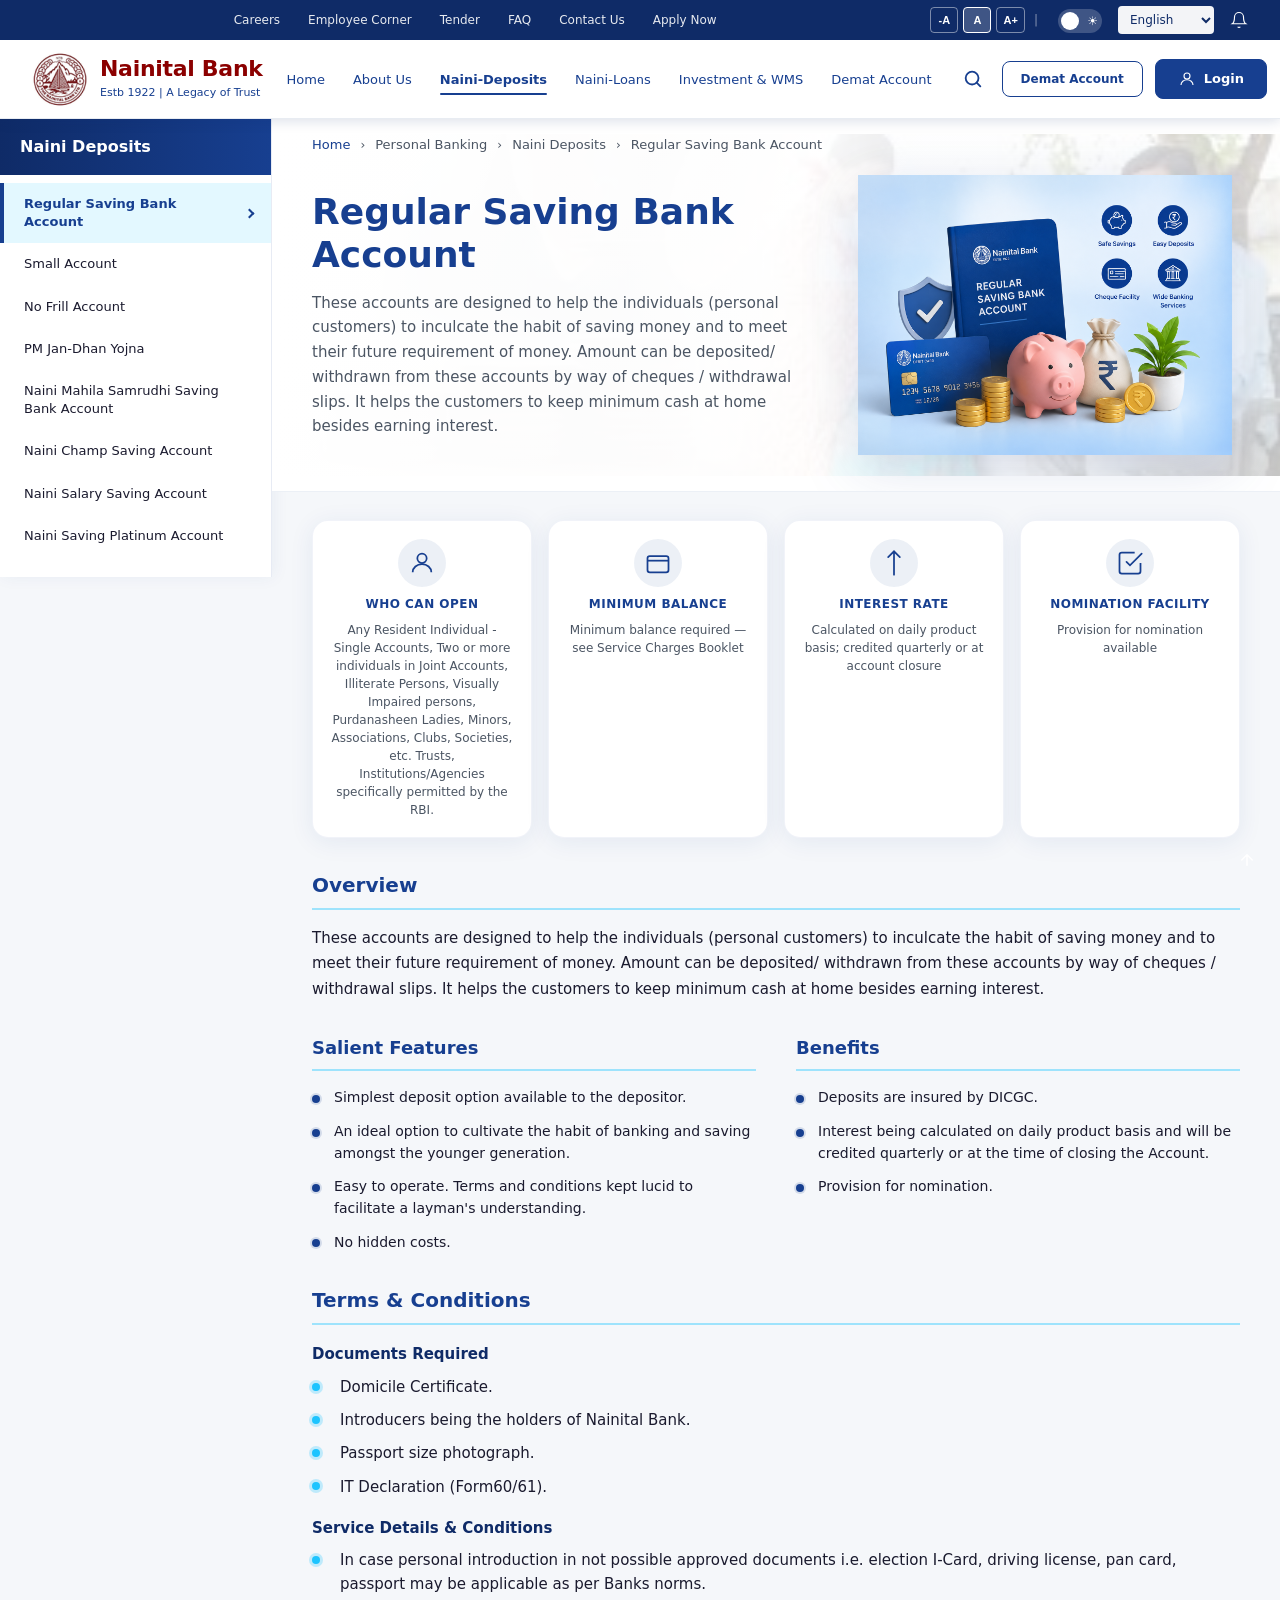
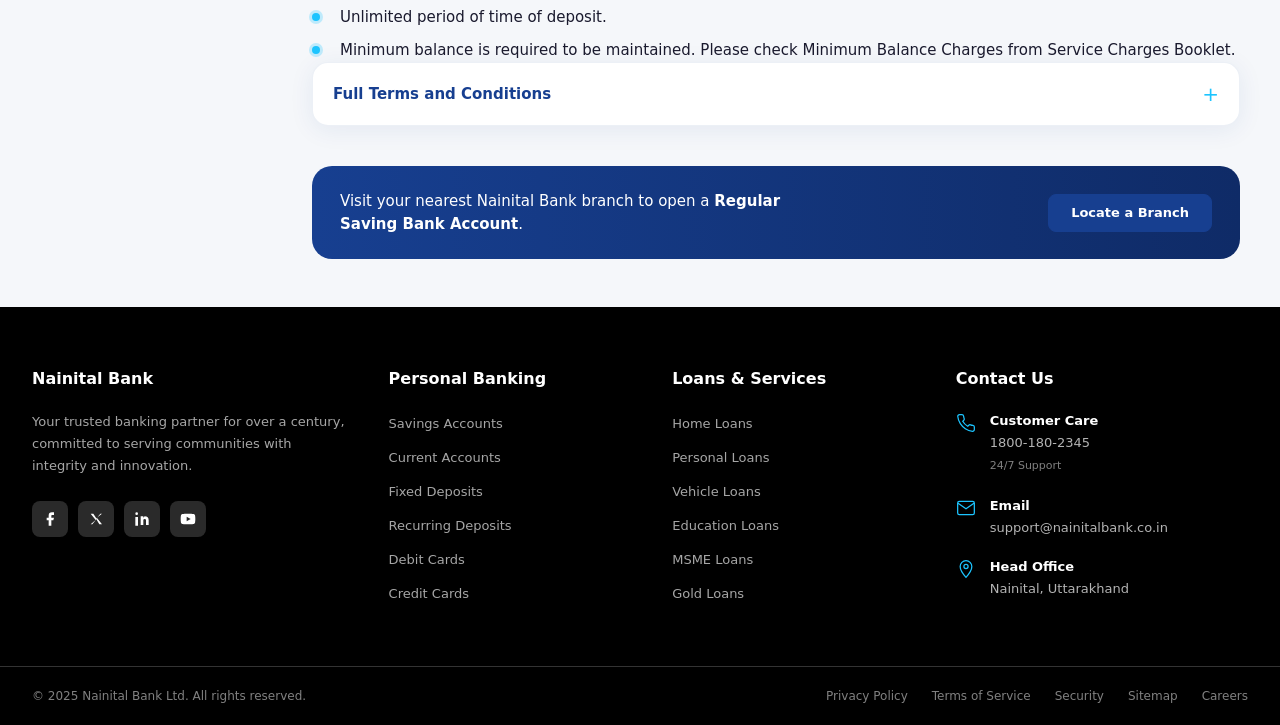
<file: naini-deposits.html>
<!DOCTYPE html>

<html lang="en">
<head>
<meta charset="utf-8"/>
<meta content="width=device-width, initial-scale=1.0" name="viewport"/>
<meta content="Naini Deposits — savings accounts including Regular Saving, Small Account, PM Jan-Dhan, Mahila Samrudhi, Champ, Salary, and Platinum from Nainital Bank." name="description"/>
<title>Naini Deposits | Nainital Bank</title>
<link href="https://fonts.googleapis.com" rel="preconnect"/>
<link crossorigin="" href="https://fonts.gstatic.com" rel="preconnect"/>
<link href="css/base.css" rel="stylesheet"/>
<link href="css/deposits.css" rel="stylesheet"/>
<link href="https://fonts.googleapis.com/css2?family=Noto+Sans:wght@400;600;700&amp;family=Noto+Sans+Devanagari:wght@400;600;700&amp;display=swap" rel="stylesheet"/>
<link as="image" href="images/regularsavingbankaccount.png" rel="preload"/>
<link as="image" href="images/nainidepositbackgroung.png" rel="preload"/>
<script>
  if ('scrollRestoration' in history) history.scrollRestoration = 'manual';
</script>
</head>
<body class="deposits-hub-page">
<a class="skip-link" data-nb-i18n="skip.main" href="#main-content">Skip to main content</a>
<!-- Site header -->
<header class="site-header" role="banner">
<div aria-label="Accessibility and language options" class="ux4g-accessibility-bar header-top" data-nb-i18n-aria="a11y.bar">
<div class="container header-top-inner">
<nav aria-label="Utility navigation" class="header-top-nav" data-nb-i18n-aria="nav.utility">
<a data-nb-i18n="util.careers" href="#">Careers</a>
<a data-nb-i18n="util.employee" href="#">Employee Corner</a>
<a data-nb-i18n="util.tender" href="#">Tender</a>
<a data-nb-i18n="util.faq" href="#">FAQ</a>
<a data-nb-i18n="util.contact" href="#">Contact Us</a>
<a class="apply-now-link" data-nb-i18n="util.apply" href="#">Apply Now</a>
</nav>
<div class="header-top-right nb-accessibility-controls">
<span aria-label="Text size" class="nb-font-size-controls d-none d-md-inline" data-nb-i18n-aria="a11y.fontsize">
<button aria-label="Decrease text size" class="nb-font-btn" data-nb-i18n-aria="a11y.font.decrease" id="nb-font-decrease" type="button">-A</button>
<button aria-label="Reset text size" class="nb-font-btn nb-font-btn-active" data-nb-i18n-aria="a11y.font.reset" id="nb-font-reset" type="button">A</button>
<button aria-label="Increase text size" class="nb-font-btn" data-nb-i18n-aria="a11y.font.increase" id="nb-font-increase" type="button">A+</button>
<span aria-hidden="true" class="nb-partition">|</span>
</span>
<span class="nb-theme-toggle-wrap" title="Light / dark mode">
<input aria-label="Toggle dark mode" class="nb-theme-input" data-nb-i18n-aria="a11y.theme" id="nb-theme-toggle" type="checkbox"/>
<label class="nb-theme-label" for="nb-theme-toggle">
<span aria-hidden="true" class="nb-theme-icon">☾</span>
<span aria-hidden="true" class="nb-theme-icon">☀</span>
<span class="nb-theme-ball"></span>
</label>
</span>
<span class="nb-language-wrap">
<label class="visually-hidden" for="nb-language">Select language</label>
<select class="nb-lang-select" id="nb-language" name="language">
<option selected="" value="en">English</option>
<option value="hi">हिन्दी</option>
</select>
</span>
<a aria-label="Notifications" class="icon-btn" data-nb-i18n-aria="a11y.notifications" href="#">
<svg aria-hidden="true" fill="none" height="18" viewbox="0 0 24 24" width="18"><path d="M18 8A6 6 0 0 0 6 8c0 7-3 9-3 9h18s-3-2-3-9M13.73 21a2 2 0 0 1-3.46 0" stroke="currentColor" stroke-width="1.5"></path></svg>
</a>
</div>
</div>
</div>
<div class="header-main">
<div class="container header-main-inner">
<a class="logo-block" href="index.html">
<img alt="Nainital Bank" class="logo-img" data-nb-i18n-alt="logo.alt" decoding="async" height="56" src="images/logo.png" width="56"/>
<div class="logo-text">
<span class="logo-title" id="site-title">Nainital Bank</span>
<p class="logo-subtitle" data-nb-i18n="logo.subtitle">Estb 1922 | A Legacy of Trust</p>
</div>
</a>
<button aria-controls="main-nav" aria-expanded="false" aria-label="Open menu" class="mobile-menu-btn" data-nb-i18n-aria="a11y.menu.open">
<svg aria-hidden="true" fill="none" height="22" viewbox="0 0 24 24" width="22"><path d="M3 6h18M3 12h18M3 18h18" stroke="currentColor" stroke-linecap="round" stroke-width="1.6"></path></svg>
</button>
<nav aria-label="Main navigation" class="main-navbar" data-nb-i18n-aria="nav.main" id="main-nav">
<ul class="main-nav-list">
<li><a data-nb-i18n="nav.home" href="index.html">Home</a></li>
<li><a data-nb-i18n="nav.about" href="#">About Us</a></li>
<li><a aria-current="page" class="nav-active" data-nb-i18n="nav.deposits" href="naini-deposits.html">Naini-Deposits</a></li>
<li><a data-nb-i18n="nav.loans" href="#">Naini-Loans</a></li>
<li><a data-nb-i18n="nav.investment" href="#">Investment &amp; WMS</a></li>
<li><a data-nb-i18n="nav.demat" href="#">Demat Account</a></li>
</ul>
</nav>
<div class="header-actions">
<button aria-label="Search" class="search-btn" data-nb-i18n-aria="header.search" type="button">
<svg fill="none" height="22" viewbox="0 0 24 24" width="22"><circle cx="11" cy="11" r="7" stroke="currentColor" stroke-width="2"></circle><path d="M20 20l-4-4" stroke="currentColor" stroke-linecap="round" stroke-width="2"></path></svg>
</button>
<a class="btn btn-outline-primary btn-demat" data-nb-i18n="nav.demat" href="#">Demat Account</a>
<a class="btn btn-primary btn-login" href="#">
<svg aria-hidden="true" fill="none" height="18" viewbox="0 0 24 24" width="18"><circle cx="12" cy="8" r="4" stroke="currentColor" stroke-width="1.5"></circle><path d="M4 20c0-4 3.6-7 8-7s8 3 8 7" stroke="currentColor" stroke-width="1.5"></path></svg>
<span data-nb-i18n="header.login">Login</span>
</a>
</div>
</div>
</div>
</header>
<!-- Naini Deposits hub (CSS-only tabs via radio inputs) -->
<main id="main-content" tabindex="-1">
<div class="deposits-hub-shell">
<input checked="" class="deposits-radio" id="dep-regular" name="dep-account" type="radio"/>
<input class="deposits-radio" id="dep-small" name="dep-account" type="radio"/>
<input class="deposits-radio" id="dep-nofrill" name="dep-account" type="radio"/>
<input class="deposits-radio" id="dep-pmjdy" name="dep-account" type="radio"/>
<input class="deposits-radio" id="dep-mahila" name="dep-account" type="radio"/>
<input class="deposits-radio" id="dep-champ" name="dep-account" type="radio"/>
<input class="deposits-radio" id="dep-salary" name="dep-account" type="radio"/>
<input class="deposits-radio" id="dep-platinum" name="dep-account" type="radio"/>
<div class="deposits-hub-layout">
<aside aria-label="Savings account products" class="deposits-sidebar">
<p class="deposits-sidebar-brand" data-nb-i18n="dep.label.hub">Naini Deposits</p>
<div aria-label="Select account" class="deposits-nav-mobile-wrap" role="navigation">
<label class="deposits-mobile-option" data-nb-i18n="dep.nav.regular" for="dep-regular">Regular Saving Bank Account</label>
<label class="deposits-mobile-option" data-nb-i18n="dep.nav.small" for="dep-small">Small Account</label>
<label class="deposits-mobile-option" data-nb-i18n="dep.nav.nofrill" for="dep-nofrill">No Frill Account</label>
<label class="deposits-mobile-option" data-nb-i18n="dep.nav.pmjdy" for="dep-pmjdy">PM Jan-Dhan Yojna</label>
<label class="deposits-mobile-option" data-nb-i18n="dep.nav.mahila" for="dep-mahila">Naini Mahila Samrudhi Saving Bank Account</label>
<label class="deposits-mobile-option" data-nb-i18n="dep.nav.champ" for="dep-champ">Naini Champ Saving Account</label>
<label class="deposits-mobile-option" data-nb-i18n="dep.nav.salary" for="dep-salary">Naini Salary Saving Account</label>
<label class="deposits-mobile-option" data-nb-i18n="dep.nav.platinum" for="dep-platinum">Naini Saving Platinum Account</label>
</div>
<ul aria-orientation="vertical" class="deposits-nav-list" role="tablist">
<li role="presentation"><label class="deposits-nav-item" data-nb-i18n="dep.nav.regular" for="dep-regular" role="tab">Regular Saving Bank Account</label></li>
<li role="presentation"><label class="deposits-nav-item" data-nb-i18n="dep.nav.small" for="dep-small" role="tab">Small Account</label></li>
<li role="presentation"><label class="deposits-nav-item" data-nb-i18n="dep.nav.nofrill" for="dep-nofrill" role="tab">No Frill Account</label></li>
<li role="presentation"><label class="deposits-nav-item" data-nb-i18n="dep.nav.pmjdy" for="dep-pmjdy" role="tab">PM Jan-Dhan Yojna</label></li>
<li role="presentation"><label class="deposits-nav-item" data-nb-i18n="dep.nav.mahila" for="dep-mahila" role="tab">Naini Mahila Samrudhi Saving Bank Account</label></li>
<li role="presentation"><label class="deposits-nav-item" data-nb-i18n="dep.nav.champ" for="dep-champ" role="tab">Naini Champ Saving Account</label></li>
<li role="presentation"><label class="deposits-nav-item" data-nb-i18n="dep.nav.salary" for="dep-salary" role="tab">Naini Salary Saving Account</label></li>
<li role="presentation"><label class="deposits-nav-item" data-nb-i18n="dep.nav.platinum" for="dep-platinum" role="tab">Naini Saving Platinum Account</label></li>
</ul>
</aside>
<div class="deposits-main">
<div class="deposits-panel">
<!-- Account: Regular Saving Bank -->
<article aria-labelledby="title-regular" class="deposits-account-panel is-active" id="panel-regular" role="tabpanel">
<header class="deposits-account-hero">
<nav aria-label="Breadcrumb" class="deposits-breadcrumb">
<a data-nb-i18n="dep.label.home" href="index.html">Home</a>
<span aria-hidden="true" class="deposits-breadcrumb-sep">›</span>
<span data-nb-i18n="dep.label.personal">Personal Banking</span>
<span aria-hidden="true" class="deposits-breadcrumb-sep">›</span>
<span data-nb-i18n="dep.label.hub">Naini Deposits</span>
<span aria-hidden="true" class="deposits-breadcrumb-sep">›</span>
<span aria-current="page" data-nb-i18n="dep.regular.crumb">Regular Saving Bank Account</span>
</nav>
<div class="deposits-account-hero-grid">
<div class="deposits-account-hero-copy">
<h1 class="deposits-account-hero-title" data-nb-i18n="dep.regular.title" id="title-regular">Regular Saving Bank Account</h1>
<p class="deposits-account-hero-tagline" data-nb-i18n="dep.regular.tagline">These accounts are designed to help the individuals (personal customers) to inculcate the habit of saving money and to meet their future requirement of money. Amount can be deposited/ withdrawn from these accounts by way of cheques / withdrawal slips. It helps the customers to keep minimum cash at home besides earning interest.</p>
</div>
<div class="deposits-account-hero-visual">
<img alt="Regular Saving Bank Account" data-nb-i18n-alt="dep.regular.alt" decoding="async" fetchpriority="high" height="280" loading="eager" src="images/regularsavingbankaccount.png" width="380"/>
</div>
</div>
</header>
<div class="deposits-account-body">
<div class="deposits-quick-bar" role="list">
<div class="deposits-quick-item" role="listitem">
<span class="deposits-quick-icon"><svg aria-hidden="true" fill="none" height="28" viewbox="0 0 24 24" width="28"><circle cx="12" cy="8" r="4" stroke="currentColor" stroke-width="1.5"></circle><path d="M4 20c0-4 3.6-7 8-7s8 3 8 7" stroke="currentColor" stroke-width="1.5"></path></svg></span>
<span class="deposits-quick-label" data-nb-i18n="dep.quick.who">Who Can Open</span>
<span class="deposits-quick-value" data-nb-i18n="dep.regular.quick.who">Any Resident Individual - Single Accounts, Two or more individuals in Joint Accounts, Illiterate Persons, Visually Impaired persons, Purdanasheen Ladies, Minors, Associations, Clubs, Societies, etc. Trusts, Institutions/Agencies specifically permitted by the RBI.</span>
</div>
<div class="deposits-quick-item" role="listitem">
<span class="deposits-quick-icon"><svg aria-hidden="true" fill="none" height="28" viewbox="0 0 24 24" width="28"><rect height="14" rx="2" stroke="currentColor" stroke-width="1.5" width="18" x="3" y="6"></rect><path d="M3 10h18" stroke="currentColor" stroke-width="1.5"></path></svg></span>
<span class="deposits-quick-label" data-nb-i18n="dep.quick.min">Minimum Balance</span>
<span class="deposits-quick-value" data-nb-i18n="dep.regular.quick.min">Minimum balance required — see Service Charges Booklet</span>
</div>
<div class="deposits-quick-item" role="listitem">
<span class="deposits-quick-icon"><svg aria-hidden="true" fill="none" height="28" viewbox="0 0 24 24" width="28"><path d="M12 2v20M17 7l-5-5-5 5" stroke="currentColor" stroke-linecap="round" stroke-width="1.5"></path></svg></span>
<span class="deposits-quick-label" data-nb-i18n="dep.quick.rate">Interest Rate</span>
<span class="deposits-quick-value" data-nb-i18n="dep.regular.quick.rate">Calculated on daily product basis; credited quarterly or at account closure</span>
</div>
<div class="deposits-quick-item" role="listitem">
<span class="deposits-quick-icon"><svg aria-hidden="true" fill="none" height="28" viewbox="0 0 24 24" width="28"><path d="M9 11l3 3L22 4" stroke="currentColor" stroke-linecap="round" stroke-width="1.5"></path><path d="M21 12v7a2 2 0 0 1-2 2H5a2 2 0 0 1-2-2V5a2 2 0 0 1 2-2h11" stroke="currentColor" stroke-width="1.5"></path></svg></span>
<span class="deposits-quick-label" data-nb-i18n="dep.quick.nom">Nomination Facility</span>
<span class="deposits-quick-value" data-nb-i18n="dep.regular.quick.nom">Provision for nomination available</span>
</div>
</div>
<section class="deposits-block">
<h2 class="deposits-block-title" data-nb-i18n="dep.label.overview">Overview</h2>
<p class="deposits-overview-text" data-nb-i18n="dep.regular.overview">These accounts are designed to help the individuals (personal customers) to inculcate the habit of saving money and to meet their future requirement of money. Amount can be deposited/ withdrawn from these accounts by way of cheques / withdrawal slips. It helps the customers to keep minimum cash at home besides earning interest.</p>
</section>
<section class="deposits-block">
<div class="deposits-features-row">
<div class="deposits-features-col">
<h2 class="deposits-block-title" data-nb-i18n="dep.label.features">Salient Features</h2>
<ul class="deposits-bullet-list">
<li data-nb-i18n="dep.regular.feat.1">Simplest deposit option available to the depositor.</li>
<li data-nb-i18n="dep.regular.feat.2">An ideal option to cultivate the habit of banking and saving amongst the younger generation.</li>
<li data-nb-i18n="dep.regular.feat.3">Easy to operate. Terms and conditions kept lucid to facilitate a layman's understanding.</li>
<li data-nb-i18n="dep.regular.feat.4">No hidden costs.</li>
</ul>
</div>
<div class="deposits-features-col">
<h2 class="deposits-block-title" data-nb-i18n="dep.label.benefits">Benefits</h2>
<ul class="deposits-bullet-list">
<li data-nb-i18n="dep.regular.benef.1">Deposits are insured by DICGC.</li>
<li data-nb-i18n="dep.regular.benef.2">Interest being calculated on daily product basis and will be credited quarterly or at the time of closing the Account.</li>
<li data-nb-i18n="dep.regular.benef.3">Provision for nomination.</li>
</ul>
</div>
</div>
</section>
<section aria-labelledby="sec-regular-4" class="deposits-block">
<h2 class="deposits-block-title" data-nb-i18n="dep.label.terms" id="sec-regular-4">Terms &amp; Conditions</h2>
<h3 class="deposits-subtitle" data-nb-i18n="dep.label.docs">Documents Required</h3>
<ul class="deposits-check-list">
<li data-nb-i18n="dep.regular.doc.1">Domicile Certificate.</li>
<li data-nb-i18n="dep.regular.doc.2">Introducers being the holders of Nainital Bank.</li>
<li data-nb-i18n="dep.regular.doc.3">Passport size photograph.</li>
<li data-nb-i18n="dep.regular.doc.4">IT Declaration (Form60/61).</li>
</ul>
<h3 class="deposits-subtitle" data-nb-i18n="dep.label.service">Service Details &amp; Conditions</h3>
<ul class="deposits-check-list">
<li data-nb-i18n="dep.regular.svc.1">In case personal introduction in not possible approved documents i.e. election I-Card, driving license, pan card, passport may be applicable as per Banks norms.</li>
<li data-nb-i18n="dep.regular.svc.2">Unlimited period of time of deposit.</li>
<li data-nb-i18n="dep.regular.svc.3">Minimum balance is required to be maintained. Please check Minimum Balance Charges from Service Charges Booklet.</li>
</ul>
<details class="deposits-accordion">
<summary data-nb-i18n="dep.label.fullTerms">Full Terms and Conditions</summary>
<div class="deposits-accordion-body">
<ul class="deposits-check-list">
<li data-nb-i18n="dep.regular.full.1">Domicile Certificate.</li>
<li data-nb-i18n="dep.regular.full.2">Introducers being the holders of Nainital Bank.</li>
<li data-nb-i18n="dep.regular.full.3">Passport size photograph.</li>
<li data-nb-i18n="dep.regular.full.4">IT Declaration (Form60/61).</li>
<li data-nb-i18n="dep.regular.full.5">In case personal introduction in not possible approved documents i.e. election I-Card, driving license, pan card, passport may be applicable as per Banks norms.</li>
<li data-nb-i18n="dep.regular.full.6">Unlimited period of time of deposit.</li>
<li data-nb-i18n="dep.regular.full.7">Minimum balance is required to be maintained. Please check Minimum Balance Charges from Service Charges Booklet.</li>
</ul>
</div>
</details>
</section>
<div class="deposits-cta-bar">
<p><span data-nb-i18n="dep.cta.prefix">Visit your nearest Nainital Bank branch to open a</span> <strong data-nb-i18n="dep.regular.title">Regular Saving Bank Account</strong><span data-nb-i18n="dep.cta.suffix">.</span></p>
<a class="btn btn-primary" data-nb-i18n="dep.label.locate" href="#">Locate a Branch</a>
</div>
</div>
</article>
<!-- Account: Small -->
<article aria-labelledby="title-small" class="deposits-account-panel" id="panel-small" role="tabpanel">
<header class="deposits-account-hero">
<nav aria-label="Breadcrumb" class="deposits-breadcrumb">
<a data-nb-i18n="dep.label.home" href="index.html">Home</a>
<span aria-hidden="true" class="deposits-breadcrumb-sep">›</span>
<span data-nb-i18n="dep.label.personal">Personal Banking</span>
<span aria-hidden="true" class="deposits-breadcrumb-sep">›</span>
<span data-nb-i18n="dep.label.hub">Naini Deposits</span>
<span aria-hidden="true" class="deposits-breadcrumb-sep">›</span>
<span aria-current="page" data-nb-i18n="dep.small.crumb">Small Account</span>
</nav>
<div class="deposits-account-hero-grid">
<div class="deposits-account-hero-copy">
<h1 class="deposits-account-hero-title" data-nb-i18n="dep.small.title" id="title-small">Small Account</h1>
<p class="deposits-account-hero-tagline" data-nb-i18n="dep.small.tagline">Small Account is like a saving account but enable a common man to open Bank account free of cost with liberalized KYC rule. Nainital Bank offers small account to its customer with simplified account opening procedure.</p>
</div>
<div class="deposits-account-hero-visual">
<img alt="Small Account" data-nb-i18n-alt="dep.small.alt" decoding="async" height="280" loading="eager" src="images/smallaccount.png" width="380"/>
</div>
</div>
</header>
<div class="deposits-account-body">
<div class="deposits-quick-bar" role="list">
<div class="deposits-quick-item" role="listitem">
<span class="deposits-quick-icon"><svg aria-hidden="true" fill="none" height="28" viewbox="0 0 24 24" width="28"><circle cx="12" cy="8" r="4" stroke="currentColor" stroke-width="1.5"></circle><path d="M4 20c0-4 3.6-7 8-7s8 3 8 7" stroke="currentColor" stroke-width="1.5"></path></svg></span>
<span class="deposits-quick-label" data-nb-i18n="dep.quick.who">Who Can Open</span>
<span class="deposits-quick-value" data-nb-i18n="dep.small.quick.who">Any Resident Individual - Single Accounts, Two or more individuals in Joint Accounts, Illiterate Persons, Visually Impaired persons, Purdanasheen Ladies, Minors, Associations, Clubs, Societies, etc. Trusts, Institutions/Agencies specifically permitted by the RBI.</span>
</div>
<div class="deposits-quick-item" role="listitem">
<span class="deposits-quick-icon"><svg aria-hidden="true" fill="none" height="28" viewbox="0 0 24 24" width="28"><rect height="14" rx="2" stroke="currentColor" stroke-width="1.5" width="18" x="3" y="6"></rect><path d="M3 10h18" stroke="currentColor" stroke-width="1.5"></path></svg></span>
<span class="deposits-quick-label" data-nb-i18n="dep.quick.min">Minimum Balance</span>
<span class="deposits-quick-value" data-nb-i18n="dep.small.quick.min">No minimum balance charges</span>
</div>
<div class="deposits-quick-item" role="listitem">
<span class="deposits-quick-icon"><svg aria-hidden="true" fill="none" height="28" viewbox="0 0 24 24" width="28"><path d="M12 2v20M17 7l-5-5-5 5" stroke="currentColor" stroke-linecap="round" stroke-width="1.5"></path></svg></span>
<span class="deposits-quick-label" data-nb-i18n="dep.quick.rate">Interest Rate</span>
<span class="deposits-quick-value" data-nb-i18n="dep.small.quick.rate">Calculated on daily product basis; credited quarterly or at account closure</span>
</div>
<div class="deposits-quick-item" role="listitem">
<span class="deposits-quick-icon"><svg aria-hidden="true" fill="none" height="28" viewbox="0 0 24 24" width="28"><path d="M9 11l3 3L22 4" stroke="currentColor" stroke-linecap="round" stroke-width="1.5"></path><path d="M21 12v7a2 2 0 0 1-2 2H5a2 2 0 0 1-2-2V5a2 2 0 0 1 2-2h11" stroke="currentColor" stroke-width="1.5"></path></svg></span>
<span class="deposits-quick-label" data-nb-i18n="dep.quick.nom">Nomination Facility</span>
<span class="deposits-quick-value" data-nb-i18n="dep.small.quick.nom">As per savings account norms</span>
</div>
</div>
<section class="deposits-block">
<h2 class="deposits-block-title" data-nb-i18n="dep.label.overview">Overview</h2>
<p class="deposits-overview-text" data-nb-i18n="dep.small.overview">Small Account is like a saving account but enable a common man to open Bank account free of cost with liberalized KYC rule. Nainital Bank offers small account to its customer with simplified account opening procedure.</p>
</section>
<section class="deposits-block">
<div class="deposits-features-row">
<div class="deposits-features-col">
<h2 class="deposits-block-title" data-nb-i18n="dep.label.features">Salient Features</h2>
<ul class="deposits-bullet-list">
<li data-nb-i18n="dep.small.feat.1">Simplest deposit option available to the depositor.</li>
<li data-nb-i18n="dep.small.feat.2">An ideal option to cultivate the habit of banking and saving amongst the common people.</li>
<li data-nb-i18n="dep.small.feat.3">Easy to operate. Terms and conditions kept lucid to facilitate a layman's understanding.</li>
<li data-nb-i18n="dep.small.feat.4">No hidden costs.</li>
<li data-nb-i18n="dep.small.feat.5">Liberalized KYC Norms for account opening.</li>
</ul>
</div>
<div class="deposits-features-col">
<h2 class="deposits-block-title" data-nb-i18n="dep.label.benefits">Benefits</h2>
<ul class="deposits-bullet-list">
<li data-nb-i18n="dep.small.benef.1">No minimum Balance Charges.</li>
<li data-nb-i18n="dep.small.benef.2">Interest being calculated on daily product basis and will be credited quarterly or at the time of closing the Account.</li>
</ul>
</div>
</div>
</section>
<section aria-labelledby="sec-small-4" class="deposits-block">
<h2 class="deposits-block-title" data-nb-i18n="dep.label.limitation" id="sec-small-4">Limitation</h2>
<div class="deposits-callout">
<ul class="deposits-check-list">
<li data-nb-i18n="dep.small.lim.1">The aggregate of all credits in a financial year does not exceed rupees one lakh,</li>
<li data-nb-i18n="dep.small.lim.2">The aggregate of all withdrawals and transfers in a month does not exceed rupees ten thousand.</li>
<li data-nb-i18n="dep.small.lim.3">The balance at any point of time does not exceed rupees fifty thousand.</li>
<li data-nb-i18n="dep.small.lim.4">A small account shall remain operational initially for a period of twelve months, and thereafter for a further period of twelve months if the account holder provides evidence before the bank for any of the officially valid documents within twelve months of the opening of the said account, with the entire relaxation provisions to be reviewed in respect of the said account after twenty four months.</li>
<li data-nb-i18n="dep.small.lim.5">Conversion of Small account to regular Savings Bank account would be done by the Bank's branch on full compliance with KYC requirement.</li>
</ul>
</div>
</section>
<div class="deposits-cta-bar">
<p><span data-nb-i18n="dep.cta.prefix">Visit your nearest Nainital Bank branch to open a</span> <strong data-nb-i18n="dep.small.title">Small Account</strong><span data-nb-i18n="dep.cta.suffix">.</span></p>
<a class="btn btn-primary" data-nb-i18n="dep.label.locate" href="#">Locate a Branch</a>
</div>
</div>
</article>
<!-- Account: No Frill -->
<article aria-labelledby="title-nofrill" class="deposits-account-panel" id="panel-nofrill" role="tabpanel">
<header class="deposits-account-hero">
<nav aria-label="Breadcrumb" class="deposits-breadcrumb">
<a data-nb-i18n="dep.label.home" href="index.html">Home</a>
<span aria-hidden="true" class="deposits-breadcrumb-sep">›</span>
<span data-nb-i18n="dep.label.personal">Personal Banking</span>
<span aria-hidden="true" class="deposits-breadcrumb-sep">›</span>
<span data-nb-i18n="dep.label.hub">Naini Deposits</span>
<span aria-hidden="true" class="deposits-breadcrumb-sep">›</span>
<span aria-current="page" data-nb-i18n="dep.nofrill.crumb">No Frill Account</span>
</nav>
<div class="deposits-account-hero-grid">
<div class="deposits-account-hero-copy">
<h1 class="deposits-account-hero-title" data-nb-i18n="dep.nofrill.title" id="title-nofrill">No Frill Account</h1>
<p class="deposits-account-hero-tagline" data-nb-i18n="dep.nofrill.tagline">All the accounts opened earlier as 'no-frills' account vide UBD.BPD.Cir.No.19/13.01.000/2005-06 dated November 24, 2005 should be renamed as BSBDA as per instructions contained in paragraph 2 of our Circular UBD.BPD.Cir.No.5/13.01.000/2012-13 dated August 17, 2012. It provides necessary banking facility while you need not to maintain minimum balance.</p>
</div>
<div class="deposits-account-hero-visual">
<img alt="No Frill Account" data-nb-i18n-alt="dep.nofrill.alt" decoding="async" height="280" loading="eager" src="images/nofrillaccount.png" width="380"/>
</div>
</div>
</header>
<div class="deposits-account-body">
<div class="deposits-quick-bar" role="list">
<div class="deposits-quick-item" role="listitem">
<span class="deposits-quick-icon"><svg aria-hidden="true" fill="none" height="28" viewbox="0 0 24 24" width="28"><circle cx="12" cy="8" r="4" stroke="currentColor" stroke-width="1.5"></circle><path d="M4 20c0-4 3.6-7 8-7s8 3 8 7" stroke="currentColor" stroke-width="1.5"></path></svg></span>
<span class="deposits-quick-label" data-nb-i18n="dep.quick.who">Who Can Open</span>
<span class="deposits-quick-value" data-nb-i18n="dep.nofrill.quick.who">See eligibility section below.</span>
</div>
<div class="deposits-quick-item" role="listitem">
<span class="deposits-quick-icon"><svg aria-hidden="true" fill="none" height="28" viewbox="0 0 24 24" width="28"><rect height="14" rx="2" stroke="currentColor" stroke-width="1.5" width="18" x="3" y="6"></rect><path d="M3 10h18" stroke="currentColor" stroke-width="1.5"></path></svg></span>
<span class="deposits-quick-label" data-nb-i18n="dep.quick.min">Minimum Balance</span>
<span class="deposits-quick-value" data-nb-i18n="dep.nofrill.quick.min">No minimum balance required (BSBDA)</span>
</div>
<div class="deposits-quick-item" role="listitem">
<span class="deposits-quick-icon"><svg aria-hidden="true" fill="none" height="28" viewbox="0 0 24 24" width="28"><path d="M12 2v20M17 7l-5-5-5 5" stroke="currentColor" stroke-linecap="round" stroke-width="1.5"></path></svg></span>
<span class="deposits-quick-label" data-nb-i18n="dep.quick.rate">Interest Rate</span>
<span class="deposits-quick-value" data-nb-i18n="dep.nofrill.quick.rate">As per BSBDA / savings account guidelines</span>
</div>
<div class="deposits-quick-item" role="listitem">
<span class="deposits-quick-icon"><svg aria-hidden="true" fill="none" height="28" viewbox="0 0 24 24" width="28"><path d="M9 11l3 3L22 4" stroke="currentColor" stroke-linecap="round" stroke-width="1.5"></path><path d="M21 12v7a2 2 0 0 1-2 2H5a2 2 0 0 1-2-2V5a2 2 0 0 1 2-2h11" stroke="currentColor" stroke-width="1.5"></path></svg></span>
<span class="deposits-quick-label" data-nb-i18n="dep.quick.nom">Nomination Facility</span>
<span class="deposits-quick-value" data-nb-i18n="dep.nofrill.quick.nom">Nomination facility is available</span>
</div>
</div>
<section class="deposits-block">
<h2 class="deposits-block-title" data-nb-i18n="dep.label.overview">Overview</h2>
<p class="deposits-overview-text" data-nb-i18n="dep.nofrill.overview">All the accounts opened earlier as 'no-frills' account vide UBD.BPD.Cir.No.19/13.01.000/2005-06 dated November 24, 2005 should be renamed as BSBDA as per instructions contained in paragraph 2 of our Circular UBD.BPD.Cir.No.5/13.01.000/2012-13 dated August 17, 2012. It provides necessary banking facility while you need not to maintain minimum balance.</p>
</section>
<section class="deposits-block">
<div class="deposits-features-row">
<div class="deposits-features-col">
<h2 class="deposits-block-title" data-nb-i18n="dep.label.features">Salient Features</h2>
<ul class="deposits-bullet-list">
<li data-nb-i18n="dep.nofrill.feat.1">All resident individuals eligible to open a "BSBDA-No Frills Saving Account" except NRIs, trusts, societies, etc.</li>
<li data-nb-i18n="dep.nofrill.feat.2">Any number of accounts in a family can be opened under this scheme.</li>
</ul>
</div>
<div class="deposits-features-col">
<h2 class="deposits-block-title" data-nb-i18n="dep.label.benefits">Benefits</h2>
<ul class="deposits-bullet-list">
<li data-nb-i18n="dep.nofrill.benef.1">Nomination facility is available.</li>
</ul>
</div>
</div>
</section>
<section aria-labelledby="sec-nofrill-3" class="deposits-block">
<h2 class="deposits-block-title" data-nb-i18n="dep.label.termsAnd" id="sec-nofrill-3">Terms and Conditions</h2>
<h3 class="deposits-subtitle" data-nb-i18n="dep.label.docs">Documents Required</h3>
<ul class="deposits-check-list">
<li data-nb-i18n="dep.nofrill.doc.1">This account shall not have the requirement of any minimum balance.</li>
<li data-nb-i18n="dep.nofrill.doc.2">Facility of ATM card or ATM-cum-Debit Card;</li>
</ul>
<h3 class="deposits-subtitle" data-nb-i18n="dep.label.service">Service Details &amp; Conditions</h3>
<ul class="deposits-check-list">
<li data-nb-i18n="dep.nofrill.svc.1">Basic Savings Bank Deposit Account’ which will offer following minimum common facilities to all their customers:</li>
<li data-nb-i18n="dep.nofrill.svc.2">The ‘Basic Savings Bank Deposit Account’ should be considered a normal banking service available to all.</li>
<li data-nb-i18n="dep.nofrill.svc.3">The services available in the account will include deposit and withdrawal of cash at bank branch as well as ATMs; receipt/credit of money through electronic payment channels or by means of deposit/collection of cheques drawn by Central/State Government agencies and departments;</li>
<li data-nb-i18n="dep.nofrill.svc.4">While there will be no limit on the number of deposits that can be made in a month, account holders will be allowed a maximum of four withdrawals in a month, including ATM withdrawals; and</li>
<li data-nb-i18n="dep.nofrill.svc.5">The above facilities will be provided without any charges. Further, no charge will be levied for non-operation/activation of in-operative ‘Basic Savings Bank Deposit Account’ and No other saving account can be opened.</li>
<li data-nb-i18n="dep.nofrill.svc.6">Note: If at any point of time the balance in the NO FRILL ACCOUNT exceeds Rs. 50,000/- or total credits in the account in a year exceed Rs.1,00,000/-, the account will be kept deactivated and can only be re-activated as a Regular Saving Account after completion of KYC formalities.</li>
</ul>
<details class="deposits-accordion">
<summary data-nb-i18n="dep.label.fullTerms">Full Terms and Conditions</summary>
<div class="deposits-accordion-body">
<ul class="deposits-check-list">
<li data-nb-i18n="dep.nofrill.full.1">Basic Savings Bank Deposit Account’ which will offer following minimum common facilities to all their customers:</li>
<li data-nb-i18n="dep.nofrill.full.2">The ‘Basic Savings Bank Deposit Account’ should be considered a normal banking service available to all.</li>
<li data-nb-i18n="dep.nofrill.full.3">This account shall not have the requirement of any minimum balance.</li>
<li data-nb-i18n="dep.nofrill.full.4">The services available in the account will include deposit and withdrawal of cash at bank branch as well as ATMs; receipt/credit of money through electronic payment channels or by means of deposit/collection of cheques drawn by Central/State Government agencies and departments;</li>
<li data-nb-i18n="dep.nofrill.full.5">While there will be no limit on the number of deposits that can be made in a month, account holders will be allowed a maximum of four withdrawals in a month, including ATM withdrawals; and</li>
<li data-nb-i18n="dep.nofrill.full.6">Facility of ATM card or ATM-cum-Debit Card;</li>
<li data-nb-i18n="dep.nofrill.full.7">The above facilities will be provided without any charges. Further, no charge will be levied for non-operation/activation of in-operative ‘Basic Savings Bank Deposit Account’ and No other saving account can be opened.</li>
<li data-nb-i18n="dep.nofrill.full.8">Note: If at any point of time the balance in the NO FRILL ACCOUNT exceeds Rs. 50,000/- or total credits in the account in a year exceed Rs.1,00,000/-, the account will be kept deactivated and can only be re-activated as a Regular Saving Account after completion of KYC formalities.</li>
</ul>
</div>
</details>
</section>
<div class="deposits-cta-bar">
<p><span data-nb-i18n="dep.cta.prefix">Visit your nearest Nainital Bank branch to open a</span> <strong data-nb-i18n="dep.nofrill.title">No Frill Account</strong><span data-nb-i18n="dep.cta.suffix">.</span></p>
<a class="btn btn-primary" data-nb-i18n="dep.label.locate" href="#">Locate a Branch</a>
</div>
</div>
</article>
<!-- Account: PM Jan-Dhan Yojna -->
<article aria-labelledby="title-pmjdy" class="deposits-account-panel" id="panel-pmjdy" role="tabpanel">
<header class="deposits-account-hero">
<nav aria-label="Breadcrumb" class="deposits-breadcrumb">
<a data-nb-i18n="dep.label.home" href="index.html">Home</a>
<span aria-hidden="true" class="deposits-breadcrumb-sep">›</span>
<span data-nb-i18n="dep.label.personal">Personal Banking</span>
<span aria-hidden="true" class="deposits-breadcrumb-sep">›</span>
<span data-nb-i18n="dep.label.hub">Naini Deposits</span>
<span aria-hidden="true" class="deposits-breadcrumb-sep">›</span>
<span aria-current="page" data-nb-i18n="dep.pmjdy.crumb">PM Jan-Dhan Yojna</span>
</nav>
<div class="deposits-account-hero-grid">
<div class="deposits-account-hero-copy">
<h1 class="deposits-account-hero-title" data-nb-i18n="dep.pmjdy.title" id="title-pmjdy">PM Jan-Dhan Yojna</h1>
<p class="deposits-account-hero-tagline" data-nb-i18n="dep.pmjdy.tagline">The Pradhan Mantri Jan Dhan Yojana is an ambitious scheme that will provide a host of benefits including a bank account, insurance and a debit card for all. It is a mega financial inclusion plan under Bank accounts. The ambitious scheme aims to bring poor people into the ambit of the Government's financial programme. It will cover both urban and rural areas and those who open account would get Rupay card. One of the salient features of this scheme is that after remaining active for 6 months the account holder will become eligible for an overdraft of up to Rs 2,500.This will further be enhanced by the bank to Rs 5000 over time</p>
</div>
<div class="deposits-account-hero-visual">
<img alt="PM Jan-Dhan Yojna" data-nb-i18n-alt="dep.pmjdy.alt" decoding="async" height="280" loading="eager" src="images/PMJanDhanYojna.png" width="380"/>
</div>
</div>
</header>
<div class="deposits-account-body">
<div class="deposits-quick-bar" role="list">
<div class="deposits-quick-item" role="listitem">
<span class="deposits-quick-icon"><svg aria-hidden="true" fill="none" height="28" viewbox="0 0 24 24" width="28"><circle cx="12" cy="8" r="4" stroke="currentColor" stroke-width="1.5"></circle><path d="M4 20c0-4 3.6-7 8-7s8 3 8 7" stroke="currentColor" stroke-width="1.5"></path></svg></span>
<span class="deposits-quick-label" data-nb-i18n="dep.quick.who">Who Can Open</span>
<span class="deposits-quick-value" data-nb-i18n="dep.pmjdy.quick.who">See eligibility section below.</span>
</div>
<div class="deposits-quick-item" role="listitem">
<span class="deposits-quick-icon"><svg aria-hidden="true" fill="none" height="28" viewbox="0 0 24 24" width="28"><rect height="14" rx="2" stroke="currentColor" stroke-width="1.5" width="18" x="3" y="6"></rect><path d="M3 10h18" stroke="currentColor" stroke-width="1.5"></path></svg></span>
<span class="deposits-quick-label" data-nb-i18n="dep.quick.min">Minimum Balance</span>
<span class="deposits-quick-value" data-nb-i18n="dep.pmjdy.quick.min">No minimum balance required</span>
</div>
<div class="deposits-quick-item" role="listitem">
<span class="deposits-quick-icon"><svg aria-hidden="true" fill="none" height="28" viewbox="0 0 24 24" width="28"><path d="M12 2v20M17 7l-5-5-5 5" stroke="currentColor" stroke-linecap="round" stroke-width="1.5"></path></svg></span>
<span class="deposits-quick-label" data-nb-i18n="dep.quick.rate">Interest Rate</span>
<span class="deposits-quick-value" data-nb-i18n="dep.pmjdy.quick.rate">As per PMJDY / savings account guidelines</span>
</div>
<div class="deposits-quick-item" role="listitem">
<span class="deposits-quick-icon"><svg aria-hidden="true" fill="none" height="28" viewbox="0 0 24 24" width="28"><path d="M9 11l3 3L22 4" stroke="currentColor" stroke-linecap="round" stroke-width="1.5"></path><path d="M21 12v7a2 2 0 0 1-2 2H5a2 2 0 0 1-2-2V5a2 2 0 0 1 2-2h11" stroke="currentColor" stroke-width="1.5"></path></svg></span>
<span class="deposits-quick-label" data-nb-i18n="dep.quick.nom">Nomination Facility</span>
<span class="deposits-quick-value" data-nb-i18n="dep.pmjdy.quick.nom">As per Jan-Dhan account norms</span>
</div>
</div>
<section class="deposits-block">
<h2 class="deposits-block-title" data-nb-i18n="dep.label.overview">Overview</h2>
<p class="deposits-overview-text" data-nb-i18n="dep.pmjdy.overview">The Pradhan Mantri Jan Dhan Yojana is an ambitious scheme that will provide a host of benefits including a bank account, insurance and a debit card for all. It is a mega financial inclusion plan under Bank accounts. The ambitious scheme aims to bring poor people into the ambit of the Government's financial programme. It will cover both urban and rural areas and those who open account would get Rupay card. One of the salient features of this scheme is that after remaining active for 6 months the account holder will become eligible for an overdraft of up to Rs 2,500.This will further be enhanced by the bank to Rs 5000 over time</p>
</section>
<section class="deposits-block">
<div class="deposits-features-row">
<div class="deposits-features-col">
<h2 class="deposits-block-title" data-nb-i18n="dep.label.features">Salient Features</h2>
<ul class="deposits-bullet-list">
<li data-nb-i18n="dep.pmjdy.feat.1">No minimum Balance required.</li>
<li data-nb-i18n="dep.pmjdy.feat.2">An OD facility up to Rs.5000/- after six-month successful operation.</li>
</ul>
</div>
<div class="deposits-features-col">
<h2 class="deposits-block-title" data-nb-i18n="dep.label.benefits">Benefits</h2>
<ul class="deposits-bullet-list">
<li data-nb-i18n="dep.pmjdy.benef.1">Free of cost Rupay Card.</li>
<li data-nb-i18n="dep.pmjdy.benef.2">Account exempt from charges.</li>
</ul>
</div>
</div>
</section>
<section aria-labelledby="sec-pmjdy-3" class="deposits-block">
<h2 class="deposits-block-title" data-nb-i18n="dep.label.termsAnd" id="sec-pmjdy-3">Terms and Conditions</h2>
<h3 class="deposits-subtitle" data-nb-i18n="dep.label.docs">Documents Required</h3>
<ul class="deposits-check-list">
<li data-nb-i18n="dep.pmjdy.doc.1">This account shall not have the requirement of any minimum balance.</li>
<li data-nb-i18n="dep.pmjdy.doc.2">Facility of ATM card or ATM-cum-Debit Card;</li>
</ul>
<h3 class="deposits-subtitle" data-nb-i18n="dep.label.service">Service Details &amp; Conditions</h3>
<ul class="deposits-check-list">
<li data-nb-i18n="dep.pmjdy.svc.1">As per IBA letter No. RB/PMJDY/6733 dated January 24, 2019 with reference to letter F. No. 1l21l2Ol4-FI (Vol. II) (C-69551) dated 24th January, 2019 from the Ministry of Finance, Department of Financial Services on issues raised regarding Pradhan Mantri Jan Dhan Yojana Accounts that Small Accounts opened under PMJDY are made KYC compliant and are treated as regular PMJDY accounts and no restriction on amount of deposit/ withdrawal is imposed on regular KYC compliant accounts as per extant guidelines issued by RBI on BSBD accounts.</li>
<li data-nb-i18n="dep.pmjdy.svc.2">Basic Savings Bank Deposit Account' which will offer following minimum common facilities to all their customers:</li>
<li data-nb-i18n="dep.pmjdy.svc.3">The ‘Basic Savings Bank Deposit Account' should be considered a normal banking service available to all.</li>
<li data-nb-i18n="dep.pmjdy.svc.4">The services available in the account will include deposit and withdrawal of cash at bank branch as well as ATMs; receipt/credit of money through electronic payment channels or by means of deposit/collection of cheques drawn by Central/State Government agencies and departments;</li>
<li data-nb-i18n="dep.pmjdy.svc.5">While there will be no limit on the number of deposits that can be made in a month, account holders will be allowed a maximum of four withdrawals in a month, including ATM withdrawals; and</li>
<li data-nb-i18n="dep.pmjdy.svc.6">The above facilities will be provided without any charges. Further, no charge will be levied for non-operation/activation of in-operative ‘Basic Savings Bank Deposit Account'.</li>
</ul>
<details class="deposits-accordion">
<summary data-nb-i18n="dep.label.fullTerms">Full Terms and Conditions</summary>
<div class="deposits-accordion-body">
<ul class="deposits-check-list">
<li data-nb-i18n="dep.pmjdy.full.1">As per IBA letter No. RB/PMJDY/6733 dated January 24, 2019 with reference to letter F. No. 1l21l2Ol4-FI (Vol. II) (C-69551) dated 24th January, 2019 from the Ministry of Finance, Department of Financial Services on issues raised regarding Pradhan Mantri Jan Dhan Yojana Accounts that Small Accounts opened under PMJDY are made KYC compliant and are treated as regular PMJDY accounts and no restriction on amount of deposit/ withdrawal is imposed on regular KYC compliant accounts as per extant guidelines issued by RBI on BSBD accounts.</li>
<li data-nb-i18n="dep.pmjdy.full.2">Basic Savings Bank Deposit Account' which will offer following minimum common facilities to all their customers:</li>
<li data-nb-i18n="dep.pmjdy.full.3">The ‘Basic Savings Bank Deposit Account' should be considered a normal banking service available to all.</li>
<li data-nb-i18n="dep.pmjdy.full.4">This account shall not have the requirement of any minimum balance.</li>
<li data-nb-i18n="dep.pmjdy.full.5">The services available in the account will include deposit and withdrawal of cash at bank branch as well as ATMs; receipt/credit of money through electronic payment channels or by means of deposit/collection of cheques drawn by Central/State Government agencies and departments;</li>
<li data-nb-i18n="dep.pmjdy.full.6">While there will be no limit on the number of deposits that can be made in a month, account holders will be allowed a maximum of four withdrawals in a month, including ATM withdrawals; and</li>
<li data-nb-i18n="dep.pmjdy.full.7">Facility of ATM card or ATM-cum-Debit Card;</li>
<li data-nb-i18n="dep.pmjdy.full.8">The above facilities will be provided without any charges. Further, no charge will be levied for non-operation/activation of in-operative ‘Basic Savings Bank Deposit Account'.</li>
</ul>
</div>
</details>
</section>
<div class="deposits-cta-bar">
<p><span data-nb-i18n="dep.cta.prefix">Visit your nearest Nainital Bank branch to open a</span> <strong data-nb-i18n="dep.pmjdy.title">PM Jan-Dhan Yojna</strong><span data-nb-i18n="dep.cta.suffix">.</span></p>
<a class="btn btn-primary" data-nb-i18n="dep.label.locate" href="#">Locate a Branch</a>
</div>
</div>
</article>
<!-- Account: Naini Mahila Samrudhi -->
<article aria-labelledby="title-mahila" class="deposits-account-panel" id="panel-mahila" role="tabpanel">
<header class="deposits-account-hero">
<nav aria-label="Breadcrumb" class="deposits-breadcrumb">
<a data-nb-i18n="dep.label.home" href="index.html">Home</a>
<span aria-hidden="true" class="deposits-breadcrumb-sep">›</span>
<span data-nb-i18n="dep.label.personal">Personal Banking</span>
<span aria-hidden="true" class="deposits-breadcrumb-sep">›</span>
<span data-nb-i18n="dep.label.hub">Naini Deposits</span>
<span aria-hidden="true" class="deposits-breadcrumb-sep">›</span>
<span aria-current="page" data-nb-i18n="dep.mahila.crumb">Naini Mahila Samrudhi Saving Bank Account</span>
</nav>
<div class="deposits-account-hero-grid">
<div class="deposits-account-hero-copy">
<h1 class="deposits-account-hero-title" data-nb-i18n="dep.mahila.title" id="title-mahila">Naini Mahila Samrudhi Saving Bank Account</h1>
<p class="deposits-account-hero-tagline" data-nb-i18n="dep.mahila.tagline">These accounts are designed to help the women customers to inculcate the habit of saving money and to meet their future requirement of money. Amount can be deposited/ withdrawn from these accounts by way of cheques / withdrawal slips. It helps the customers to keep minimum cash at home besides earning interest.</p>
</div>
<div class="deposits-account-hero-visual">
<img alt="Naini Mahila Samrudhi Saving Bank Account" data-nb-i18n-alt="dep.mahila.alt" decoding="async" height="280" loading="eager" src="images/MahilaSamrudhiSavingBankAccount.png" width="380"/>
</div>
</div>
</header>
<div class="deposits-account-body">
<div class="deposits-quick-bar" role="list">
<div class="deposits-quick-item" role="listitem">
<span class="deposits-quick-icon"><svg aria-hidden="true" fill="none" height="28" viewbox="0 0 24 24" width="28"><circle cx="12" cy="8" r="4" stroke="currentColor" stroke-width="1.5"></circle><path d="M4 20c0-4 3.6-7 8-7s8 3 8 7" stroke="currentColor" stroke-width="1.5"></path></svg></span>
<span class="deposits-quick-label" data-nb-i18n="dep.quick.who">Who Can Open</span>
<span class="deposits-quick-value" data-nb-i18n="dep.mahila.quick.who">Any Women Resident Individual - Single Accounts, Illiterate Persons, Visually Impaired persons, Purdanasheen Ladies.</span>
</div>
<div class="deposits-quick-item" role="listitem">
<span class="deposits-quick-icon"><svg aria-hidden="true" fill="none" height="28" viewbox="0 0 24 24" width="28"><rect height="14" rx="2" stroke="currentColor" stroke-width="1.5" width="18" x="3" y="6"></rect><path d="M3 10h18" stroke="currentColor" stroke-width="1.5"></path></svg></span>
<span class="deposits-quick-label" data-nb-i18n="dep.quick.min">Minimum Balance</span>
<span class="deposits-quick-value" data-nb-i18n="dep.mahila.quick.min">QAB: Rs 3,000 (Metro/Urban), Rs 2,000 (Semi-urban), Rs 1,000 (Rural)</span>
</div>
<div class="deposits-quick-item" role="listitem">
<span class="deposits-quick-icon"><svg aria-hidden="true" fill="none" height="28" viewbox="0 0 24 24" width="28"><path d="M12 2v20M17 7l-5-5-5 5" stroke="currentColor" stroke-linecap="round" stroke-width="1.5"></path></svg></span>
<span class="deposits-quick-label" data-nb-i18n="dep.quick.rate">Interest Rate</span>
<span class="deposits-quick-value" data-nb-i18n="dep.mahila.quick.rate">Calculated on daily product basis; credited quarterly or at account closure</span>
</div>
<div class="deposits-quick-item" role="listitem">
<span class="deposits-quick-icon"><svg aria-hidden="true" fill="none" height="28" viewbox="0 0 24 24" width="28"><path d="M9 11l3 3L22 4" stroke="currentColor" stroke-linecap="round" stroke-width="1.5"></path><path d="M21 12v7a2 2 0 0 1-2 2H5a2 2 0 0 1-2-2V5a2 2 0 0 1 2-2h11" stroke="currentColor" stroke-width="1.5"></path></svg></span>
<span class="deposits-quick-label" data-nb-i18n="dep.quick.nom">Nomination Facility</span>
<span class="deposits-quick-value" data-nb-i18n="dep.mahila.quick.nom">Provision for nomination available</span>
</div>
</div>
<section class="deposits-block">
<h2 class="deposits-block-title" data-nb-i18n="dep.label.overview">Overview</h2>
<p class="deposits-overview-text" data-nb-i18n="dep.mahila.overview">These accounts are designed to help the women customers to inculcate the habit of saving money and to meet their future requirement of money. Amount can be deposited/ withdrawn from these accounts by way of cheques / withdrawal slips. It helps the customers to keep minimum cash at home besides earning interest. The insurance Protection in Naini Mahila Samriddhi Scheme is now available if the customer avalls Credit Card and the detail of insurance is as follows-- Accidental Death Cover - Rs 15 Lakh Air and Rs 5 Lakhs Non Air. Kindly communicate the same to the customers also.</p>
</section>
<section class="deposits-block">
<div class="deposits-features-row">
<div class="deposits-features-col">
<h2 class="deposits-block-title" data-nb-i18n="dep.label.features">Salient Features</h2>
<ul class="deposits-bullet-list">
<li data-nb-i18n="dep.mahila.feat.1">Rs 3000/- for Metro/Urban</li>
<li data-nb-i18n="dep.mahila.feat.2">Rs 2000/- for semi urban</li>
<li data-nb-i18n="dep.mahila.feat.3">Rs 1000/- for Rural</li>
<li data-nb-i18n="dep.mahila.feat.4">Simplest deposit option available to the depositor.</li>
<li data-nb-i18n="dep.mahila.feat.5">An ideal option to cultivate the habit of banking and saving amongst the younger generation.</li>
<li data-nb-i18n="dep.mahila.feat.6">Easy to operate. Terms and conditions kept lucid to facilitate a layman's understanding.</li>
<li data-nb-i18n="dep.mahila.feat.7">No hidden costs.</li>
</ul>
</div>
<div class="deposits-features-col">
<h2 class="deposits-block-title" data-nb-i18n="dep.label.benefits">Benefits</h2>
<ul class="deposits-bullet-list">
<li data-nb-i18n="dep.mahila.benef.1">Current selective Offers on Rupay Debit Card is as under &amp; is subject to change from time to time</li>
<li data-nb-i18n="dep.mahila.benef.2">25% waiver on annual locker charges.</li>
<li data-nb-i18n="dep.mahila.benef.3">Free 25 cheque leaves in a year</li>
<li data-nb-i18n="dep.mahila.benef.4">Sweep facility is available on request only on and above Rs 50,000 in multiple of Rs 10,000 for 90 days.</li>
<li data-nb-i18n="dep.mahila.benef.5">Reverse sweep will happen in multiple of Rs 10000</li>
<li data-nb-i18n="dep.mahila.benef.6">Deposits are insured by DICGC.</li>
<li data-nb-i18n="dep.mahila.benef.7">Interest being calculated on daily product basis and will be credited quarterly or at the time of closing the Account.</li>
<li data-nb-i18n="dep.mahila.benef.8">Provision for nomination.</li>
</ul>
</div>
</div>
</section>
<section aria-labelledby="sec-mahila-4" class="deposits-block">
<h2 class="deposits-block-title" data-nb-i18n="dep.label.termsAnd" id="sec-mahila-4">Terms and Conditions</h2>
<h3 class="deposits-subtitle" data-nb-i18n="dep.label.docs">Documents Required</h3>
<ul class="deposits-check-list">
<li data-nb-i18n="dep.mahila.doc.1">Domicile Certificate.</li>
<li data-nb-i18n="dep.mahila.doc.2">Introducers being the holders of Nainital Bank.</li>
<li data-nb-i18n="dep.mahila.doc.3">Passport size photograph.</li>
<li data-nb-i18n="dep.mahila.doc.4">IT Declaration (Form60/61).</li>
</ul>
<h3 class="deposits-subtitle" data-nb-i18n="dep.label.service">Service Details &amp; Conditions</h3>
<ul class="deposits-check-list">
<li data-nb-i18n="dep.mahila.svc.1">In case personal introduction in not possible approved documents i.e. election I-Card, driving license, pan card, passport may be applicable as per Banks norms.</li>
<li data-nb-i18n="dep.mahila.svc.2">Unlimited period of time of deposit.</li>
<li data-nb-i18n="dep.mahila.svc.3">Minimum balance is required to be maintained. Please check Minimum Balance Charges from Service Charges Booklet.</li>
<li data-nb-i18n="dep.mahila.svc.4">Formal documents required Domicile Certificate. Introducers being the holders of Nainital Bank. Passport size photograph. IT Declaration (Form60/61). In case personal introduction in not possible approved documents i.e. election I-Card, driving license, pan card, passport may be applicable as per Banks norms. --&gt;</li>
</ul>
<details class="deposits-accordion">
<summary data-nb-i18n="dep.label.fullTerms">Full Terms and Conditions</summary>
<div class="deposits-accordion-body">
<ul class="deposits-check-list">
<li data-nb-i18n="dep.mahila.full.1">Domicile Certificate.</li>
<li data-nb-i18n="dep.mahila.full.2">Introducers being the holders of Nainital Bank.</li>
<li data-nb-i18n="dep.mahila.full.3">Passport size photograph.</li>
<li data-nb-i18n="dep.mahila.full.4">IT Declaration (Form60/61).</li>
<li data-nb-i18n="dep.mahila.full.5">In case personal introduction in not possible approved documents i.e. election I-Card, driving license, pan card, passport may be applicable as per Banks norms.</li>
<li data-nb-i18n="dep.mahila.full.6">Unlimited period of time of deposit.</li>
<li data-nb-i18n="dep.mahila.full.7">Minimum balance is required to be maintained. Please check Minimum Balance Charges from Service Charges Booklet.</li>
<li data-nb-i18n="dep.mahila.full.8">Formal documents required Domicile Certificate. Introducers being the holders of Nainital Bank. Passport size photograph. IT Declaration (Form60/61). In case personal introduction in not possible approved documents i.e. election I-Card, driving license, pan card, passport may be applicable as per Banks norms. --&gt;</li>
</ul>
</div>
</details>
</section>
<div class="deposits-cta-bar">
<p><span data-nb-i18n="dep.cta.prefix">Visit your nearest Nainital Bank branch to open a</span> <strong data-nb-i18n="dep.mahila.title">Naini Mahila Samrudhi Saving Bank Account</strong><span data-nb-i18n="dep.cta.suffix">.</span></p>
<a class="btn btn-primary" data-nb-i18n="dep.label.locate" href="#">Locate a Branch</a>
</div>
</div>
</article>
<!-- Account: Naini Champ -->
<article aria-labelledby="title-champ" class="deposits-account-panel" id="panel-champ" role="tabpanel">
<header class="deposits-account-hero">
<nav aria-label="Breadcrumb" class="deposits-breadcrumb">
<a data-nb-i18n="dep.label.home" href="index.html">Home</a>
<span aria-hidden="true" class="deposits-breadcrumb-sep">›</span>
<span data-nb-i18n="dep.label.personal">Personal Banking</span>
<span aria-hidden="true" class="deposits-breadcrumb-sep">›</span>
<span data-nb-i18n="dep.label.hub">Naini Deposits</span>
<span aria-hidden="true" class="deposits-breadcrumb-sep">›</span>
<span aria-current="page" data-nb-i18n="dep.champ.crumb">Naini Champ Saving Account</span>
</nav>
<div class="deposits-account-hero-grid">
<div class="deposits-account-hero-copy">
<h1 class="deposits-account-hero-title" data-nb-i18n="dep.champ.title" id="title-champ">Naini Champ Saving Account</h1>
<p class="deposits-account-hero-tagline" data-nb-i18n="dep.champ.tagline">These accounts are designed to attract the minor individuals (personal customers) to inculcate the habit of saving money. Amount can be deposited/ withdrawn from these accounts by way of deposit slip/withdrawal slips. It helps the minor customers earn interest and to inculcate financial Discipline.</p>
</div>
<div class="deposits-account-hero-visual">
<img alt="Naini Champ Saving Account" data-nb-i18n-alt="dep.champ.alt" decoding="async" height="280" loading="eager" src="images/NainiChampSavingBankAcount.png" width="380"/>
</div>
</div>
</header>
<div class="deposits-account-body">
<div class="deposits-quick-bar" role="list">
<div class="deposits-quick-item" role="listitem">
<span class="deposits-quick-icon"><svg aria-hidden="true" fill="none" height="28" viewbox="0 0 24 24" width="28"><circle cx="12" cy="8" r="4" stroke="currentColor" stroke-width="1.5"></circle><path d="M4 20c0-4 3.6-7 8-7s8 3 8 7" stroke="currentColor" stroke-width="1.5"></path></svg></span>
<span class="deposits-quick-label" data-nb-i18n="dep.quick.who">Who Can Open</span>
<span class="deposits-quick-value" data-nb-i18n="dep.champ.quick.who">Any minor can open his account, accounts of minors having age less than or equal to 10 years can be opened and operated by his/her natural/legally appointed natural guardian. The minors above 10 years can open and operate account independently.</span>
</div>
<div class="deposits-quick-item" role="listitem">
<span class="deposits-quick-icon"><svg aria-hidden="true" fill="none" height="28" viewbox="0 0 24 24" width="28"><rect height="14" rx="2" stroke="currentColor" stroke-width="1.5" width="18" x="3" y="6"></rect><path d="M3 10h18" stroke="currentColor" stroke-width="1.5"></path></svg></span>
<span class="deposits-quick-label" data-nb-i18n="dep.quick.min">Minimum Balance</span>
<span class="deposits-quick-value" data-nb-i18n="dep.champ.quick.min">Zero balance account opening</span>
</div>
<div class="deposits-quick-item" role="listitem">
<span class="deposits-quick-icon"><svg aria-hidden="true" fill="none" height="28" viewbox="0 0 24 24" width="28"><path d="M12 2v20M17 7l-5-5-5 5" stroke="currentColor" stroke-linecap="round" stroke-width="1.5"></path></svg></span>
<span class="deposits-quick-label" data-nb-i18n="dep.quick.rate">Interest Rate</span>
<span class="deposits-quick-value" data-nb-i18n="dep.champ.quick.rate">Calculated on daily product basis; credited quarterly or at account closure</span>
</div>
<div class="deposits-quick-item" role="listitem">
<span class="deposits-quick-icon"><svg aria-hidden="true" fill="none" height="28" viewbox="0 0 24 24" width="28"><path d="M9 11l3 3L22 4" stroke="currentColor" stroke-linecap="round" stroke-width="1.5"></path><path d="M21 12v7a2 2 0 0 1-2 2H5a2 2 0 0 1-2-2V5a2 2 0 0 1 2-2h11" stroke="currentColor" stroke-width="1.5"></path></svg></span>
<span class="deposits-quick-label" data-nb-i18n="dep.quick.nom">Nomination Facility</span>
<span class="deposits-quick-value" data-nb-i18n="dep.champ.quick.nom">Provision for nomination available</span>
</div>
</div>
<section class="deposits-block">
<h2 class="deposits-block-title" data-nb-i18n="dep.label.overview">Overview</h2>
<p class="deposits-overview-text" data-nb-i18n="dep.champ.overview">These accounts are designed to attract the minor individuals (personal customers) to inculcate the habit of saving money. Amount can be deposited/ withdrawn from these accounts by way of deposit slip/withdrawal slips. It helps the minor customers earn interest and to inculcate financial Discipline.</p>
</section>
<section class="deposits-block">
<div class="deposits-features-row">
<div class="deposits-features-col">
<h2 class="deposits-block-title" data-nb-i18n="dep.label.features">Salient Features</h2>
<ul class="deposits-bullet-list">
<li data-nb-i18n="dep.champ.feat.1">Account to open with Zero Balance</li>
<li data-nb-i18n="dep.champ.feat.2">Easy to operate. Terms and conditions kept lucid to facilitate a layman's understanding.</li>
</ul>
</div>
<div class="deposits-features-col">
<h2 class="deposits-block-title" data-nb-i18n="dep.label.benefits">Benefits</h2>
<ul class="deposits-bullet-list">
<li data-nb-i18n="dep.champ.benef.1">50% waiver on applicable charges on RTGS/NEFT and Demand draft/Banker's Cheque.</li>
<li data-nb-i18n="dep.champ.benef.2">Deposits are insured by DICGC.</li>
<li data-nb-i18n="dep.champ.benef.3">Interest being calculated on daily product basis and will be credited quarterly or at the time of closing the Account.</li>
<li data-nb-i18n="dep.champ.benef.4">Provision for nomination.</li>
</ul>
</div>
</div>
</section>
<section aria-labelledby="sec-champ-4" class="deposits-block">
<h2 class="deposits-block-title" data-nb-i18n="dep.label.terms" id="sec-champ-4">Terms &amp; Conditions</h2>
<h3 class="deposits-subtitle" data-nb-i18n="dep.label.docs">Documents Required</h3>
<ul class="deposits-check-list">
<li data-nb-i18n="dep.champ.doc.1">Domicile Certificate.</li>
<li data-nb-i18n="dep.champ.doc.2">Introducers being the holders of Nainital Bank.</li>
<li data-nb-i18n="dep.champ.doc.3">Passport size photograph.</li>
<li data-nb-i18n="dep.champ.doc.4">IT Declaration of Natural/Legal guardian (Form60/61).</li>
<li data-nb-i18n="dep.champ.doc.5">Proof of Possession of Aadhar Number.</li>
<li data-nb-i18n="dep.champ.doc.6">Certificate issued from school with verified photograph.</li>
</ul>
<h3 class="deposits-subtitle" data-nb-i18n="dep.label.service">Service Details &amp; Conditions</h3>
<ul class="deposits-check-list">
<li data-nb-i18n="dep.champ.svc.1">In case personal introduction in not possible approved documents i.e. election I-Card, driving license, pan card, passport may be applicable as per Banks norms.</li>
</ul>
<details class="deposits-accordion">
<summary data-nb-i18n="dep.label.fullTerms">Full Terms and Conditions</summary>
<div class="deposits-accordion-body">
<ul class="deposits-check-list">
<li data-nb-i18n="dep.champ.full.1">Domicile Certificate.</li>
<li data-nb-i18n="dep.champ.full.2">Introducers being the holders of Nainital Bank.</li>
<li data-nb-i18n="dep.champ.full.3">Passport size photograph.</li>
<li data-nb-i18n="dep.champ.full.4">IT Declaration of Natural/Legal guardian (Form60/61).</li>
<li data-nb-i18n="dep.champ.full.5">Proof of Possession of Aadhar Number.</li>
<li data-nb-i18n="dep.champ.full.6">Certificate issued from school with verified photograph.</li>
<li data-nb-i18n="dep.champ.full.7">In case personal introduction in not possible approved documents i.e. election I-Card, driving license, pan card, passport may be applicable as per Banks norms.</li>
</ul>
</div>
</details>
</section>
<div class="deposits-cta-bar">
<p><span data-nb-i18n="dep.cta.prefix">Visit your nearest Nainital Bank branch to open a</span> <strong data-nb-i18n="dep.champ.title">Naini Champ Saving Account</strong><span data-nb-i18n="dep.cta.suffix">.</span></p>
<a class="btn btn-primary" data-nb-i18n="dep.label.locate" href="#">Locate a Branch</a>
</div>
</div>
</article>
<!-- Account: Naini Salary -->
<article aria-labelledby="title-salary" class="deposits-account-panel" id="panel-salary" role="tabpanel">
<header class="deposits-account-hero">
<nav aria-label="Breadcrumb" class="deposits-breadcrumb">
<a data-nb-i18n="dep.label.home" href="index.html">Home</a>
<span aria-hidden="true" class="deposits-breadcrumb-sep">›</span>
<span data-nb-i18n="dep.label.personal">Personal Banking</span>
<span aria-hidden="true" class="deposits-breadcrumb-sep">›</span>
<span data-nb-i18n="dep.label.hub">Naini Deposits</span>
<span aria-hidden="true" class="deposits-breadcrumb-sep">›</span>
<span aria-current="page" data-nb-i18n="dep.salary.crumb">Naini Salary Saving Account</span>
</nav>
<div class="deposits-account-hero-grid">
<div class="deposits-account-hero-copy">
<h1 class="deposits-account-hero-title" data-nb-i18n="dep.salary.title" id="title-salary">Naini Salary Saving Account</h1>
<p class="deposits-account-hero-tagline" data-nb-i18n="dep.salary.tagline">These accounts are designed to attract the salaried individuals, having an in built feature of overdraft facility subject to maximum of Rs 1.00 Lakh.</p>
</div>
<div class="deposits-account-hero-visual">
<img alt="Naini Salary Saving Account" data-nb-i18n-alt="dep.salary.alt" decoding="async" height="280" loading="eager" src="images/NainiSalarySavingAccount.png" width="380"/>
</div>
</div>
</header>
<div class="deposits-account-body">
<div class="deposits-quick-bar" role="list">
<div class="deposits-quick-item" role="listitem">
<span class="deposits-quick-icon"><svg aria-hidden="true" fill="none" height="28" viewbox="0 0 24 24" width="28"><circle cx="12" cy="8" r="4" stroke="currentColor" stroke-width="1.5"></circle><path d="M4 20c0-4 3.6-7 8-7s8 3 8 7" stroke="currentColor" stroke-width="1.5"></path></svg></span>
<span class="deposits-quick-label" data-nb-i18n="dep.quick.who">Who Can Open</span>
<span class="deposits-quick-value" data-nb-i18n="dep.salary.quick.who">Permanent/regular Employees of State/central Government, Public Sector Undertakings, Semi Government Organization, state/central Govt. Corporations, Urban Development authorities, well established reputed educational institutions, Universities, MNCs, reputed Public Ltd Companies with minimum one-year service with the organization. Minimum age 21 years Minimum take home salary should be Rs 20,000/- Overdraft Facility after six months of satisfactory regular credit of salary in the account.</span>
</div>
<div class="deposits-quick-item" role="listitem">
<span class="deposits-quick-icon"><svg aria-hidden="true" fill="none" height="28" viewbox="0 0 24 24" width="28"><rect height="14" rx="2" stroke="currentColor" stroke-width="1.5" width="18" x="3" y="6"></rect><path d="M3 10h18" stroke="currentColor" stroke-width="1.5"></path></svg></span>
<span class="deposits-quick-label" data-nb-i18n="dep.quick.min">Minimum Balance</span>
<span class="deposits-quick-value" data-nb-i18n="dep.salary.quick.min">Zero balance; overdraft up to Rs 1,00,000 after 6 months</span>
</div>
<div class="deposits-quick-item" role="listitem">
<span class="deposits-quick-icon"><svg aria-hidden="true" fill="none" height="28" viewbox="0 0 24 24" width="28"><path d="M12 2v20M17 7l-5-5-5 5" stroke="currentColor" stroke-linecap="round" stroke-width="1.5"></path></svg></span>
<span class="deposits-quick-label" data-nb-i18n="dep.quick.rate">Interest Rate</span>
<span class="deposits-quick-value" data-nb-i18n="dep.salary.quick.rate">Calculated on daily product basis; credited quarterly or at account closure</span>
</div>
<div class="deposits-quick-item" role="listitem">
<span class="deposits-quick-icon"><svg aria-hidden="true" fill="none" height="28" viewbox="0 0 24 24" width="28"><path d="M9 11l3 3L22 4" stroke="currentColor" stroke-linecap="round" stroke-width="1.5"></path><path d="M21 12v7a2 2 0 0 1-2 2H5a2 2 0 0 1-2-2V5a2 2 0 0 1 2-2h11" stroke="currentColor" stroke-width="1.5"></path></svg></span>
<span class="deposits-quick-label" data-nb-i18n="dep.quick.nom">Nomination Facility</span>
<span class="deposits-quick-value" data-nb-i18n="dep.salary.quick.nom">Provision for nomination available</span>
</div>
</div>
<section class="deposits-block">
<h2 class="deposits-block-title" data-nb-i18n="dep.label.overview">Overview</h2>
<p class="deposits-overview-text" data-nb-i18n="dep.salary.overview">These accounts are designed to attract the salaried individuals, having an in built feature of overdraft facility subject to maximum of Rs 1.00 Lakh.</p>
</section>
<section class="deposits-block">
<div class="deposits-features-row">
<div class="deposits-features-col">
<h2 class="deposits-block-title" data-nb-i18n="dep.label.features">Salient Features</h2>
<ul class="deposits-bullet-list">
<li data-nb-i18n="dep.salary.feat.1">Account to open with Zero Balance</li>
</ul>
</div>
<div class="deposits-features-col">
<h2 class="deposits-block-title" data-nb-i18n="dep.label.benefits">Benefits</h2>
<ul class="deposits-bullet-list">
<li data-nb-i18n="dep.salary.benef.1">50% waiver on applicable charges on RTGS/NEFT and Demand draft/Banker's Cheque.</li>
<li data-nb-i18n="dep.salary.benef.2">50% waiver on processing charges for Retail Loans including Gold loan.</li>
<li data-nb-i18n="dep.salary.benef.3">Free Credit Card for 1st Year subject to eligibility criterion of minimum income of rs 20000/- per month and signing of auto debit mandate for debit of minimum due amount on card from salary account. Insurance Protection of Rs 15 lakh :Air and Rs 5 lakh : Non Air</li>
<li data-nb-i18n="dep.salary.benef.4">Free Rupay Debit Card for first year, thereafter chargeable @ Rs 100+ applicable taxes per year.</li>
<li data-nb-i18n="dep.salary.benef.5">Deposits are insured by DICGC.</li>
<li data-nb-i18n="dep.salary.benef.6">Interest being calculated on daily product basis and will be credited quarterly or at the time of closing the Account.</li>
<li data-nb-i18n="dep.salary.benef.7">Provision for nomination.</li>
</ul>
</div>
</div>
</section>
<section aria-labelledby="sec-salary-4" class="deposits-block">
<h2 class="deposits-block-title" data-nb-i18n="dep.label.terms" id="sec-salary-4">Terms &amp; Conditions</h2>
<h3 class="deposits-subtitle" data-nb-i18n="dep.label.docs">Documents Required</h3>
<ul class="deposits-check-list">
<li data-nb-i18n="dep.salary.doc.1">Domicile Certificate.</li>
<li data-nb-i18n="dep.salary.doc.2">Passport size photograph.</li>
<li data-nb-i18n="dep.salary.doc.3">IT Declaration (Form60/61).</li>
<li data-nb-i18n="dep.salary.doc.4">Proof of Possession of Aadhar Number.</li>
<li data-nb-i18n="dep.salary.doc.5">Appointment Letter/Proof of Appointment Letter.</li>
<li data-nb-i18n="dep.salary.doc.6">Salary Slip.</li>
</ul>
<h3 class="deposits-subtitle" data-nb-i18n="dep.label.service">Service Details &amp; Conditions</h3>
<ul class="deposits-check-list">
<li data-nb-i18n="dep.salary.svc.1">In case personal introduction in not possible approved documents i.e. election I-Card, driving license, pan card, passport may be applicable as per Banks norms.</li>
</ul>
<details class="deposits-accordion">
<summary data-nb-i18n="dep.label.fullTerms">Full Terms and Conditions</summary>
<div class="deposits-accordion-body">
<ul class="deposits-check-list">
<li data-nb-i18n="dep.salary.full.1">Domicile Certificate.</li>
<li data-nb-i18n="dep.salary.full.2">Passport size photograph.</li>
<li data-nb-i18n="dep.salary.full.3">IT Declaration (Form60/61).</li>
<li data-nb-i18n="dep.salary.full.4">Proof of Possession of Aadhar Number.</li>
<li data-nb-i18n="dep.salary.full.5">Appointment Letter/Proof of Appointment Letter.</li>
<li data-nb-i18n="dep.salary.full.6">Salary Slip.</li>
<li data-nb-i18n="dep.salary.full.7">In case personal introduction in not possible approved documents i.e. election I-Card, driving license, pan card, passport may be applicable as per Banks norms.</li>
</ul>
</div>
</details>
</section>
<div class="deposits-cta-bar">
<p><span data-nb-i18n="dep.cta.prefix">Visit your nearest Nainital Bank branch to open a</span> <strong data-nb-i18n="dep.salary.title">Naini Salary Saving Account</strong><span data-nb-i18n="dep.cta.suffix">.</span></p>
<a class="btn btn-primary" data-nb-i18n="dep.label.locate" href="#">Locate a Branch</a>
</div>
</div>
</article>
<!-- Account: Naini Saving Platinum -->
<article aria-labelledby="title-platinum" class="deposits-account-panel" id="panel-platinum" role="tabpanel">
<header class="deposits-account-hero">
<nav aria-label="Breadcrumb" class="deposits-breadcrumb">
<a data-nb-i18n="dep.label.home" href="index.html">Home</a>
<span aria-hidden="true" class="deposits-breadcrumb-sep">›</span>
<span data-nb-i18n="dep.label.personal">Personal Banking</span>
<span aria-hidden="true" class="deposits-breadcrumb-sep">›</span>
<span data-nb-i18n="dep.label.hub">Naini Deposits</span>
<span aria-hidden="true" class="deposits-breadcrumb-sep">›</span>
<span aria-current="page" data-nb-i18n="dep.platinum.crumb">Naini Saving Platinum Account</span>
</nav>
<div class="deposits-account-hero-grid">
<div class="deposits-account-hero-copy">
<h1 class="deposits-account-hero-title" data-nb-i18n="dep.platinum.title" id="title-platinum">Naini Saving Platinum Account</h1>
<p class="deposits-account-hero-tagline" data-nb-i18n="dep.platinum.tagline">These accounts are designed for those who wish to earn higher interest on their savings accounts. Nainital Bank provides convenience to the individual client (with high net worth) through saving accounts.</p>
</div>
<div class="deposits-account-hero-visual">
<img alt="Naini Saving Platinum Account" data-nb-i18n-alt="dep.platinum.alt" decoding="async" height="280" loading="eager" src="images/NainiSavingPlatinumAccount.png" width="380"/>
</div>
</div>
</header>
<div class="deposits-account-body">
<div class="deposits-quick-bar" role="list">
<div class="deposits-quick-item" role="listitem">
<span class="deposits-quick-icon"><svg aria-hidden="true" fill="none" height="28" viewbox="0 0 24 24" width="28"><circle cx="12" cy="8" r="4" stroke="currentColor" stroke-width="1.5"></circle><path d="M4 20c0-4 3.6-7 8-7s8 3 8 7" stroke="currentColor" stroke-width="1.5"></path></svg></span>
<span class="deposits-quick-label" data-nb-i18n="dep.quick.who">Who Can Open</span>
<span class="deposits-quick-value" data-nb-i18n="dep.platinum.quick.who">Any resident individual - single accounts, two or more individuals in joint accounts, illiterate persons, blind persons, pardanashin ladies, associations, clubs, societies, etc. Trusts, institutions/agencies specifically permitted by the RBI are eligible to open a "Naini Saving Platinum Account" in single/joint name/s. Minor accounts cannot be opened in this scheme.</span>
</div>
<div class="deposits-quick-item" role="listitem">
<span class="deposits-quick-icon"><svg aria-hidden="true" fill="none" height="28" viewbox="0 0 24 24" width="28"><rect height="14" rx="2" stroke="currentColor" stroke-width="1.5" width="18" x="3" y="6"></rect><path d="M3 10h18" stroke="currentColor" stroke-width="1.5"></path></svg></span>
<span class="deposits-quick-label" data-nb-i18n="dep.quick.min">Minimum Balance</span>
<span class="deposits-quick-value" data-nb-i18n="dep.platinum.quick.min">Rs 2,00,000 minimum balance</span>
</div>
<div class="deposits-quick-item" role="listitem">
<span class="deposits-quick-icon"><svg aria-hidden="true" fill="none" height="28" viewbox="0 0 24 24" width="28"><path d="M12 2v20M17 7l-5-5-5 5" stroke="currentColor" stroke-linecap="round" stroke-width="1.5"></path></svg></span>
<span class="deposits-quick-label" data-nb-i18n="dep.quick.rate">Interest Rate</span>
<span class="deposits-quick-value" data-nb-i18n="dep.platinum.quick.rate">Higher interest via sweep facility; 90-day sweep units</span>
</div>
<div class="deposits-quick-item" role="listitem">
<span class="deposits-quick-icon"><svg aria-hidden="true" fill="none" height="28" viewbox="0 0 24 24" width="28"><path d="M9 11l3 3L22 4" stroke="currentColor" stroke-linecap="round" stroke-width="1.5"></path><path d="M21 12v7a2 2 0 0 1-2 2H5a2 2 0 0 1-2-2V5a2 2 0 0 1 2-2h11" stroke="currentColor" stroke-width="1.5"></path></svg></span>
<span class="deposits-quick-label" data-nb-i18n="dep.quick.nom">Nomination Facility</span>
<span class="deposits-quick-value" data-nb-i18n="dep.platinum.quick.nom">As per savings account norms</span>
</div>
</div>
<section class="deposits-block">
<h2 class="deposits-block-title" data-nb-i18n="dep.label.overview">Overview</h2>
<p class="deposits-overview-text" data-nb-i18n="dep.platinum.overview">These accounts are designed for those who wish to earn higher interest on their savings accounts. Nainital Bank provides convenience to the individual client (with high net worth) through saving accounts.</p>
</section>
<section class="deposits-block">
<div class="deposits-features-row">
<div class="deposits-features-col">
<h2 class="deposits-block-title" data-nb-i18n="dep.label.features">Salient Features</h2>
<ul class="deposits-bullet-list">
<li data-nb-i18n="dep.platinum.feat.1">Duplicate passbook at no cost.</li>
</ul>
</div>
<div class="deposits-features-col">
<h2 class="deposits-block-title" data-nb-i18n="dep.label.benefits">Benefits</h2>
<ul class="deposits-bullet-list">
<li data-nb-i18n="dep.platinum.benef.1">Earn higher interest through a sweep unit in your account.</li>
<li data-nb-i18n="dep.platinum.benef.2">Get a Hundred percent discount on PO/DD/MT facility.</li>
<li data-nb-i18n="dep.platinum.benef.3">Avail RTGS/NEFT facility without any charges.</li>
<li data-nb-i18n="dep.platinum.benef.4">No penal charges in case of liquidation of the sweep unit before maturity.</li>
<li data-nb-i18n="dep.platinum.benef.5">Free ATM card.</li>
<li data-nb-i18n="dep.platinum.benef.6">Fifty percent discount in Locker charges</li>
</ul>
</div>
</div>
</section>
<section aria-labelledby="sec-platinum-4" class="deposits-block">
<h2 class="deposits-block-title" data-nb-i18n="dep.label.termsAnd" id="sec-platinum-4">Terms and Conditions</h2>
<h3 class="deposits-subtitle" data-nb-i18n="dep.label.docs">Documents Required</h3>
<ul class="deposits-check-list">
<li data-nb-i18n="dep.platinum.doc.1">Minimum Balance of Rs.2,00,000/- will be required to be maintained.</li>
<li data-nb-i18n="dep.platinum.doc.2">Sweep unit will be for a fixed amount of Rs. 50,000/-.</li>
<li data-nb-i18n="dep.platinum.doc.3">Period is will be 90 days for the sweep out unit.</li>
<li data-nb-i18n="dep.platinum.doc.4">Minimum balance as stipulated from time to time will be required to be maintained.</li>
</ul>
<h3 class="deposits-subtitle" data-nb-i18n="dep.label.service">Service Details &amp; Conditions</h3>
<ul class="deposits-check-list">
<li data-nb-i18n="dep.platinum.svc.1">If balance in the current account goes below Rs.2,00,000/- then the last sweep out unit will be liquidated in the current account.</li>
<li data-nb-i18n="dep.platinum.svc.2">The Bank requires a satisfactory introduction of the person/s opening the account by a person acceptable to the Bank.The Bank is required to obtain two recent photographs of the person/s opening /operating the account, as per RBI directives.</li>
</ul>
<details class="deposits-accordion">
<summary data-nb-i18n="dep.label.fullTerms">Full Terms and Conditions</summary>
<div class="deposits-accordion-body">
<ul class="deposits-check-list">
<li data-nb-i18n="dep.platinum.full.1">Minimum Balance of Rs.2,00,000/- will be required to be maintained.</li>
<li data-nb-i18n="dep.platinum.full.2">Sweep unit will be for a fixed amount of Rs. 50,000/-.</li>
<li data-nb-i18n="dep.platinum.full.3">If balance in the current account goes below Rs.2,00,000/- then the last sweep out unit will be liquidated in the current account.</li>
<li data-nb-i18n="dep.platinum.full.4">Period is will be 90 days for the sweep out unit.</li>
<li data-nb-i18n="dep.platinum.full.5">The Bank requires a satisfactory introduction of the person/s opening the account by a person acceptable to the Bank.The Bank is required to obtain two recent photographs of the person/s opening /operating the account, as per RBI directives.</li>
<li data-nb-i18n="dep.platinum.full.6">Minimum balance as stipulated from time to time will be required to be maintained.</li>
</ul>
</div>
</details>
</section>
<div class="deposits-cta-bar">
<p><span data-nb-i18n="dep.cta.prefix">Visit your nearest Nainital Bank branch to open a</span> <strong data-nb-i18n="dep.platinum.title">Naini Saving Platinum Account</strong><span data-nb-i18n="dep.cta.suffix">.</span></p>
<a class="btn btn-primary" data-nb-i18n="dep.label.locate" href="#">Locate a Branch</a>
</div>
</div>
</article>
</div>
</div>
</div>
</div>
</main>
<!-- Site footer -->
<footer class="site-footer">
<div class="container footer-grid">
<div class="footer-col">
<h3 class="footer-heading">Nainital Bank</h3>
<p class="footer-about" data-nb-i18n="footer.about">Your trusted banking partner for over a century, committed to serving communities with integrity and innovation.</p>
<div class="social-icons">
<a aria-label="Facebook" data-nb-i18n-aria="social.facebook" href="#">
<svg fill="white" height="16" viewbox="0 0 24 24" width="16"><path d="M18 2h-3a5 5 0 0 0-5 5v3H7v4h3v8h4v-8h3l1-4h-4V7a1 1 0 0 1 1-1h3z"></path></svg>
</a>
<a aria-label="Twitter" data-nb-i18n-aria="social.twitter" href="#">
<svg fill="white" height="16" viewbox="0 0 24 24" width="16"><path d="M4 4l7.5 9.5L4 20h2.5l6-7.5L17 20h4l-7.8-10L21 4h-2.5l-5.8 7.2L8 4H4z"></path></svg>
</a>
<a aria-label="LinkedIn" data-nb-i18n-aria="social.linkedin" href="#">
<svg fill="white" height="16" viewbox="0 0 24 24" width="16"><path d="M16 8a6 6 0 0 1 6 6v7h-4v-7a2 2 0 0 0-4 0v7h-4v-13h4v2M2 9h4v13H2zM4 6a2 2 0 1 0 0-4 2 2 0 0 0 0 4z"></path></svg>
</a>
<a aria-label="YouTube" data-nb-i18n-aria="social.youtube" href="#">
<svg fill="white" height="16" viewbox="0 0 24 24" width="16"><path d="M22.54 6.42a2.78 2.78 0 0 0-1.95-1.96C18.88 4 12 4 12 4s-6.88 0-8.59.46a2.78 2.78 0 0 0-1.95 1.96A29 29 0 0 0 1 12a29 29 0 0 0 .46 5.58 2.78 2.78 0 0 0 1.95 1.96C5.12 20 12 20 12 20s6.88 0 8.59-.46a2.78 2.78 0 0 0 1.95-1.96A29 29 0 0 0 23 12a29 29 0 0 0-.46-5.58zM10 15.5v-7l6 3.5-6 3.5z"></path></svg>
</a>
</div>
</div>
<div class="footer-col">
<h3 class="footer-heading" data-nb-i18n="footer.personal">Personal Banking</h3>
<ul class="footer-links">
<li><a data-nb-i18n="footer.savings" href="naini-deposits.html">Savings Accounts</a></li>
<li><a data-nb-i18n="footer.current" href="#">Current Accounts</a></li>
<li><a data-nb-i18n="footer.fd" href="#">Fixed Deposits</a></li>
<li><a data-nb-i18n="footer.rd" href="#">Recurring Deposits</a></li>
<li><a data-nb-i18n="footer.debit" href="#">Debit Cards</a></li>
<li><a data-nb-i18n="footer.credit" href="#">Credit Cards</a></li>
</ul>
</div>
<div class="footer-col">
<h3 class="footer-heading" data-nb-i18n="footer.loans">Loans &amp; Services</h3>
<ul class="footer-links">
<li><a data-nb-i18n="footer.homeloan" href="#">Home Loans</a></li>
<li><a data-nb-i18n="footer.personalloan" href="#">Personal Loans</a></li>
<li><a data-nb-i18n="footer.vehicle" href="#">Vehicle Loans</a></li>
<li><a data-nb-i18n="footer.education" href="#">Education Loans</a></li>
<li><a data-nb-i18n="footer.msme" href="#">MSME Loans</a></li>
<li><a data-nb-i18n="footer.goldloan" href="#">Gold Loans</a></li>
</ul>
</div>
<div class="footer-col">
<h3 class="footer-heading" data-nb-i18n="footer.contact">Contact Us</h3>
<div class="contact-item">
<span class="contact-icon">
<svg fill="none" height="20" viewbox="0 0 24 24" width="20"><path d="M22 16.92v3a2 2 0 0 1-2.18 2 19.79 19.79 0 0 1-8.63-3.07 19.5 19.5 0 0 1-6-6 19.79 19.79 0 0 1-3.07-8.67A2 2 0 0 1 4.11 2h3a2 2 0 0 1 2 1.72c.127.96.361 1.903.7 2.81a2 2 0 0 1-.45 2.11L8.09 9.91a16 16 0 0 0 6 6l1.27-1.27a2 2 0 0 1 2.11-.45c.907.339 1.85.573 2.81.7A2 2 0 0 1 22 16.92z" stroke="#1CC4FF" stroke-width="1.5"></path></svg>
</span>
<div>
<strong data-nb-i18n="footer.care.label">Customer Care</strong>
<p>1800-180-2345</p>
<small data-nb-i18n="footer.care.hours">24/7 Support</small>
</div>
</div>
<div class="contact-item">
<span class="contact-icon">
<svg fill="none" height="20" viewbox="0 0 24 24" width="20"><path d="M4 4h16c1.1 0 2 .9 2 2v12c0 1.1-.9 2-2 2H4c-1.1 0-2-.9-2-2V6c0-1.1.9-2 2-2z" stroke="#1CC4FF" stroke-width="1.5"></path><path d="M22 6l-10 7L2 6" stroke="#1CC4FF" stroke-width="1.5"></path></svg>
</span>
<div>
<strong data-nb-i18n="footer.email">Email</strong>
<p>support@nainitalbank.co.in</p>
</div>
</div>
<div class="contact-item">
<span class="contact-icon">
<svg fill="none" height="20" viewbox="0 0 24 24" width="20"><path d="M12 2C8.13 2 5 5.13 5 9c0 5.25 7 13 7 13s7-7.75 7-13c0-3.87-3.13-7-7-7z" stroke="#1CC4FF" stroke-width="1.5"></path><circle cx="12" cy="9" r="2.5" stroke="#1CC4FF" stroke-width="1.5"></circle></svg>
</span>
<div>
<strong data-nb-i18n="footer.office">Head Office</strong>
<p data-nb-i18n="footer.location">Nainital, Uttarakhand</p>
</div>
</div>
</div>
</div>
<div class="footer-bottom">
<div class="container footer-bottom-inner">
<p data-nb-i18n="footer.copyright">© 2025 Nainital Bank Ltd. All rights reserved.</p>
<nav class="footer-legal">
<a data-nb-i18n="footer.privacy" href="#">Privacy Policy</a>
<a data-nb-i18n="footer.terms" href="#">Terms of Service</a>
<a data-nb-i18n="footer.security" href="#">Security</a>
<a data-nb-i18n="footer.sitemap" href="#">Sitemap</a>
<a data-nb-i18n="footer.careers" href="#">Careers</a>
</nav>
</div>
</div>
</footer>
<a aria-label="Back to top" class="back-to-top deposits-back-to-top" data-nb-i18n-aria="a11y.backtop" href="#site-title">
<svg aria-hidden="true" fill="none" height="18" viewbox="0 0 24 24" width="18"><path d="M12 19V5M5 12l7-7 7 7" stroke="white" stroke-linecap="round" stroke-width="2"></path></svg>
</a>
<script src="js/deposits-i18n.js" defer></script>
<script src="js/i18n.js" defer></script>
<script src="js/main.js" defer></script>
<script src="js/deposits.js" defer></script>
</body>
</html>
</file>
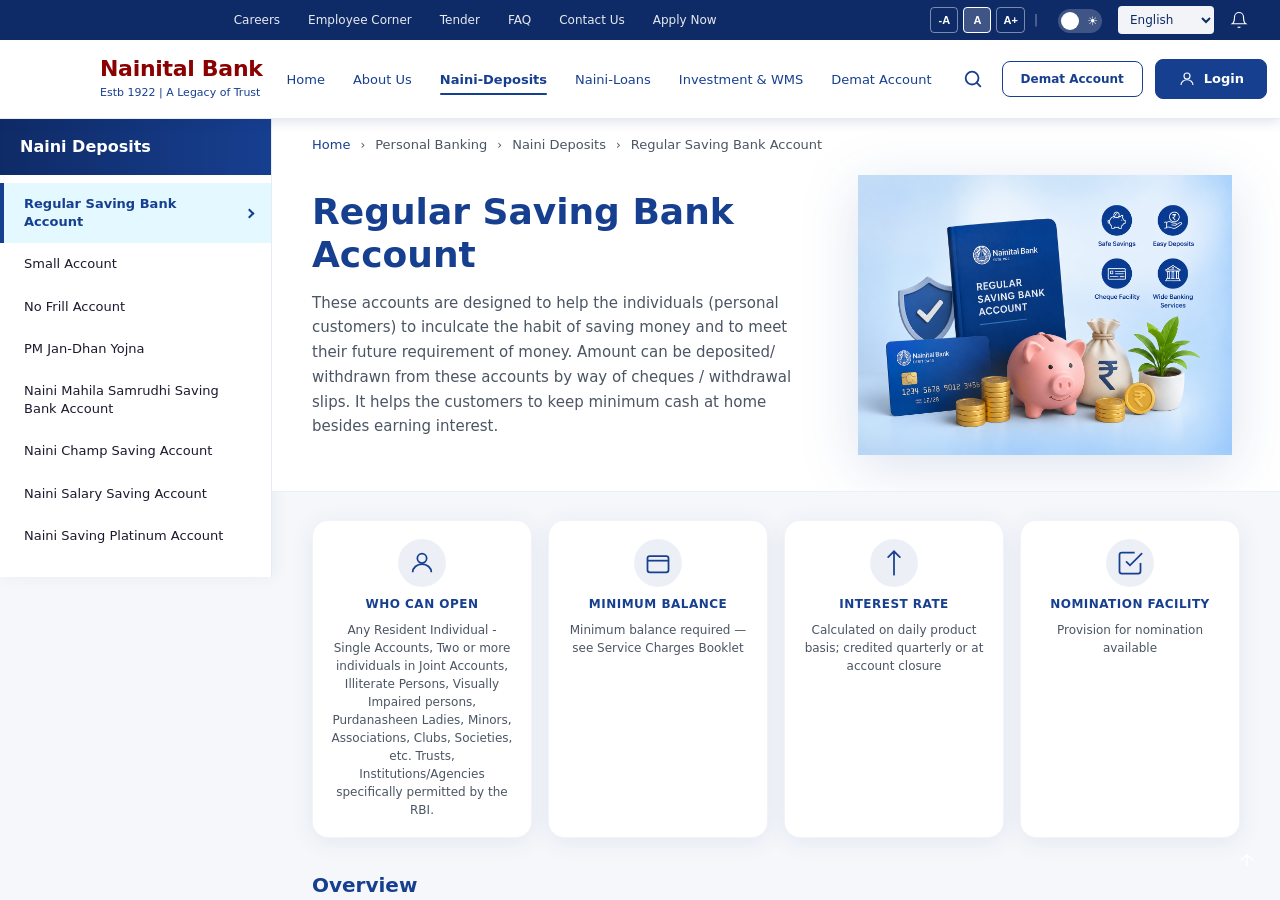
<file: small-account.html>
<!DOCTYPE html>
<html lang="en">
<head>
  <meta charset="UTF-8">
  <meta http-equiv="refresh" content="0; url=naini-deposits.html#panel-small">
  <title>Redirecting…</title>
  <link rel="canonical" href="naini-deposits.html#panel-small">
</head>
<body>
  <p><a href="naini-deposits.html#panel-small">Continue to Naini Deposits — Small Account</a></p>
</body>
</html>
</file>
<file: css/base.css>
/* ==========================================================================
   Nainital Bank — base.css
   Shared layout: reset, header, footer, homepage sections, utilities
   Used by: index.html, naini-deposits.html
   ========================================================================== */

/* Global Styles */
*,
*::before,
*::after {
  box-sizing: border-box;
  margin: 0;
  padding: 0;
}

:root {
  /* UX4G-aligned semantic tokens + bank brand */
  --primary: #173F90;
  --secondary: #0F2B67;
  --accent: #1CC4FF;
  --success: #198754;
  --warning: #C68B1E;
  --danger: #dc3545;
  --info: #1CC4FF;
  --apply: #26A69A;
  --apply-dark: #157A6F;
  --gold: #C68B1E;
  --gold-light: #B8860B;
  --bg: #F5F7FA;
  --white: #FFFFFF;
  --text-dark: #1a1a2e;
  --text-muted: #4B5563;
  --placeholder: #6B7280;
  --shadow-soft: 0 4px 24px rgba(23, 63, 144, 0.08);
  --shadow-card: 0 8px 32px rgba(0, 0, 0, 0.08);
  --radius-lg: 20px;
  --radius-md: 16px;
  --radius-sm: 12px;
  --container: 1638px;
  --nb-font-scale: 1;
}

html {
  font-size: calc(100% * var(--nb-font-scale));
  scroll-behavior: smooth;
}

@media (prefers-reduced-motion: reduce) {
  html {
    scroll-behavior: auto;
  }
}

a,
button,
.btn,
.deposits-nav-item,
.deposits-mobile-option,
.carousel-dots .dot,
.nb-font-btn {
  transition: color 0.2s ease, background-color 0.2s ease, border-color 0.2s ease, transform 0.2s ease, box-shadow 0.2s ease, opacity 0.2s ease;
}

body.dark-mode,
body.nb-dark-mode {
  --bg: #0f172a;
  --white: #1e293b;
  --text-dark: #f1f5f9;
  --text-muted: #94a3b8;
  --shadow-soft: 0 4px 24px rgba(0, 0, 0, 0.35);
  background: var(--bg);
  color: var(--text-dark);
}

body.dark-mode .header-main,
body.dark-mode .hero-card,
body.dark-mode .business-card,
body.dark-mode .announcement-card,
body.dark-mode .interest-section,
body.dark-mode .announcements-section {
  background: var(--white);
}

body.dark-mode .widget-btn,
body.dark-mode .offer-card {
  background: #334155;
  border-color: #475569;
  color: var(--text-dark);
}

html {
  scroll-behavior: smooth;
  -webkit-font-smoothing: antialiased;
  -moz-osx-font-smoothing: grayscale;
}

.sr-only {
  position: absolute !important;
  height: 1px; width: 1px;
  overflow: hidden;
  clip: rect(1px, 1px, 1px, 1px);
  white-space: nowrap;
  border: 0; padding: 0; margin: -1px;
}

body {
  font-family: system-ui, -apple-system, 'Segoe UI', 'Noto Sans', 'Noto Sans Devanagari', sans-serif;
  background: var(--bg);
  color: var(--text-dark);
  line-height: 1.5;
  overflow-x: hidden;
}

body[data-nb-lang='hi'] {
  font-family: 'Noto Sans Devanagari', 'Noto Sans', system-ui, sans-serif;
}

/* Updates ticker scroll is driven by js/main.js (not CSS animation). */

.visually-hidden {
  position: absolute !important;
  width: 1px;
  height: 1px;
  padding: 0;
  margin: -1px;
  overflow: hidden;
  clip: rect(0, 0, 0, 0);
  white-space: nowrap;
  border: 0;
}

/* UX4G: visible focus for keyboard users (WCAG 2.4.7) */
:focus-visible {
  outline: 3px solid var(--accent);
  outline-offset: 2px;
}

.skip-link {
  position: absolute;
  left: -9999px;
  top: auto;
  z-index: 10001;
  padding: 10px 16px;
  background: var(--primary);
  color: #fff;
  font-size: 14px;
  font-weight: 600;
  border-radius: 0 0 8px 8px;
  text-decoration: none;
}

.skip-link:focus,
.skip-link:focus-visible {
  left: 16px;
  top: 0;
}

/* Buttons (replaces UX4G Bootstrap bundle — ~270KB saved) */
.btn {
  display: inline-flex;
  align-items: center;
  justify-content: center;
  gap: 8px;
  padding: 10px 22px;
  font-size: 13px;
  font-weight: 600;
  line-height: 1.2;
  border-radius: 8px;
  border: 1.5px solid transparent;
  cursor: pointer;
  text-align: center;
  white-space: nowrap;
  transition: background 0.2s ease, color 0.2s ease, border-color 0.2s ease;
}

.btn-primary {
  background: var(--primary);
  border-color: var(--primary);
  color: #fff;
}

@media (hover: hover) {
  .btn-primary:hover {
    background: var(--secondary);
    border-color: var(--secondary);
    opacity: 1;
  }
}

.btn-outline-primary {
  background: transparent;
  border-color: var(--primary);
  color: var(--primary);
}

@media (hover: hover) {
  .btn-outline-primary:hover {
    background: var(--primary);
    color: #fff;
    opacity: 1;
  }
}

.d-none {
  display: none !important;
}

@media (min-width: 768px) {
  .d-md-inline {
    display: inline !important;
  }
}

.nb-lang-select,
.form-select {
  appearance: auto;
  font-family: inherit;
  font-size: 12px;
  line-height: 1.2;
}

a {
  text-decoration: none;
  color: inherit;
}

a:hover {
  opacity: 0.85;
}

img {
  max-width: 100%;
  height: auto;
  display: block;
}

/* Transitions only on interactive elements and hover states */
button,
a,
input {
  transition: opacity 0.2s ease, color 0.2s ease, background 0.2s ease, border-color 0.2s ease;
}

/* Consistent icon sizing & color */
.icon-btn svg,
.quick-icon svg,
.follow-icon svg,
.header-icons svg,
.widget-icon svg {
  width: 18px;
  height: 18px;
}

/* Reduce spacing under hero quick-actions */
.quick-actions {
  padding: 12px 8px 8px;
}

/* Below-fold sections: faster initial paint */
.hero-section ~ section,
.site-footer {
  content-visibility: auto;
  contain-intrinsic-size: auto 500px;
}

/* Hover effects */
.business-card,
.announcement-card,
.stats-card,
.offer-card,
.quick-action-item,
.widget-btn {
  /* Transitions only applied on hover for better mobile performance */
}

@media (hover: hover) {
  .business-card,
  .announcement-card,
  .stats-card,
  .offer-card,
  .quick-action-item,
  .widget-btn {
    transition: transform 0.28s ease, box-shadow 0.28s ease, background-color 0.28s ease, border-color 0.28s ease;
  }
}

.business-card:hover,
.announcement-card:hover,
.stats-card:hover,
.offer-card:hover,
.quick-action-item:hover {
  transform: translateY(-6px);
  box-shadow: 0 18px 40px rgba(15, 43, 103, 0.14);
}

.business-card:hover {
  box-shadow: 0 18px 40px rgba(15, 43, 103, 0.16);
}

.announcement-card:hover {
  border-color: rgba(28, 196, 255, 0.25);
}

.stats-card:hover {
  background: rgba(255, 255, 255, 0.18);
}

.offer-card:hover {
  border-color: rgba(28, 196, 255, 0.3);
}

.widget-btn:hover {
  transform: translateY(-3px);
}

/* Stats number style */
.stats-number {
  font-size: 36px;
  font-weight: 800;
  color: var(--white);
}

/* Mobile responsive tweaks */
@media (max-width: 900px) {
  .container { padding: 0 20px; }
  .hero-grid { grid-template-columns: 1fr; }
  .hero-carousel { min-height: 260px; }
  .hero-slide { border-radius: 12px; }
  .offer-cards-img { width: 160px; }
  .business-title { font-size: 22px; }
  .widget-title { font-size: 15px; }
  .hero-script { font-size: 34px; }
}

@media (max-width: 480px) {
  .container { padding: 0 12px; }
  .hero-carousel { min-height: 200px; }
  .stats-number { font-size: 28px; }
  .main-nav-list { display: none; }
  .header-main-inner { padding: 8px 12px; }
  .logo-title { font-size: 18px; }
  .widget-buttons { grid-template-columns: 1fr 1fr; gap: 8px; }
}

.site-header .container,
main .container,
.site-footer .container {
  max-width: var(--container);
  margin-left: auto;
  margin-right: auto;
  padding-left: 32px;
  padding-right: 32px;
}

.container {
  max-width: var(--container);
  margin: 0 auto;
  padding: 0 32px;
}

/* Header */
.site-header {
  position: sticky;
  top: 0;
  z-index: 1000;
  box-shadow: 0 2px 12px rgba(15, 43, 103, 0.15);
}

.header-top {
  background: var(--secondary);
  height: 40px;
}

.header-top-inner {
  display: flex;
  align-items: center;
  justify-content: space-between;
  height: 40px;
}

/* Header accessibility bar (scoped — avoids UX4G widget .light_mode global CSS) */
.ux4g-accessibility-bar .header-top-inner,
.nb-accessibility-controls {
  gap: 12px;
}

.nb-accessibility-controls {
  display: flex;
  align-items: center;
  gap: 10px;
  flex-wrap: wrap;
  justify-content: flex-end;
  position: relative;
  z-index: 2;
}

.nb-font-size-controls {
  display: inline-flex;
  align-items: center;
  gap: 4px;
}

.nb-font-btn {
  background: transparent;
  border: 1px solid rgba(255, 255, 255, 0.45);
  color: #fff;
  font-size: 11px;
  font-weight: 600;
  min-width: 28px;
  height: 26px;
  border-radius: 4px;
  cursor: pointer;
  padding: 0 6px;
  position: relative;
  z-index: 3;
}

.nb-font-btn-active {
  background: rgba(255, 255, 255, 0.2);
  border-color: #fff;
}

.nb-partition {
  color: rgba(255, 255, 255, 0.5);
  margin: 0 4px;
  font-size: 12px;
}

.nb-theme-toggle-wrap {
  position: relative;
  width: 44px;
  height: 24px;
  flex-shrink: 0;
  z-index: 3;
}

.nb-theme-input {
  position: absolute !important;
  inset: 0 !important;
  width: 100% !important;
  height: 100% !important;
  margin: 0 !important;
  opacity: 0 !important;
  cursor: pointer;
  z-index: 2;
}

.nb-theme-label {
  display: inline-flex;
  align-items: center;
  justify-content: space-between;
  width: 44px;
  height: 24px;
  background: rgba(255, 255, 255, 0.2);
  border-radius: 999px;
  padding: 2px 4px;
  cursor: pointer;
  position: relative;
  margin: 0;
  pointer-events: none;
}

.nb-theme-ball {
  position: absolute;
  width: 18px;
  height: 18px;
  background: #fff;
  border-radius: 50%;
  left: 3px;
  top: 3px;
  transition: transform 0.2s ease;
  pointer-events: none;
}

.nb-theme-input:checked + .nb-theme-label .nb-theme-ball {
  transform: translateX(20px);
}

.nb-theme-icon {
  font-size: 12px;
  line-height: 1;
  color: #fff;
  z-index: 1;
  pointer-events: none;
}

.nb-language-wrap {
  position: relative;
  z-index: 3;
}

.nb-lang-select {
  min-width: 96px;
  font-size: 12px;
  padding: 2px 8px;
  height: 28px;
  border-radius: 4px;
  background: rgba(255, 255, 255, 0.95);
  border: none;
  color: var(--secondary);
  cursor: pointer;
}

/* Fixed stack: accessibility above back-to-top */
.fixed-action-stack {
  position: fixed;
  right: 24px;
  bottom: 24px;
  z-index: 950;
  display: flex;
  flex-direction: column;
  align-items: center;
  gap: 10px;
}

/* Hide UX4G default floating trigger; we use .nb-a11y-fab instead */
#uw-widget-custom-trigger.uw-widget-custom-trigger {
  position: fixed !important;
  width: 1px !important;
  height: 1px !important;
  margin: -1px !important;
  padding: 0 !important;
  overflow: hidden !important;
  clip: rect(0, 0, 0, 0) !important;
  white-space: nowrap !important;
  border: 0 !important;
  opacity: 0 !important;
  pointer-events: none !important;
}

/* Keep widget panel above page chrome */
#uw-main {
  z-index: 100002 !important;
}

.nb-a11y-fab {
  width: 44px;
  height: 44px;
  border-radius: 8px;
  border: none;
  background: var(--secondary);
  color: #fff;
  display: flex;
  align-items: center;
  justify-content: center;
  cursor: pointer;
  box-shadow: 0 4px 16px rgba(15, 43, 103, 0.35);
}

.nb-a11y-fab.nb-a11y-fab-active {
  background: var(--primary);
  outline: 2px solid var(--accent);
  outline-offset: 2px;
}

@media (hover: hover) {
  .nb-a11y-fab:hover {
    background: var(--primary);
  }
}

.header-top-nav {
  display: flex;
  align-items: center;
  gap: 28px;
  flex: 1;
  justify-content: center;
}

.header-top-nav a {
  color: rgba(255, 255, 255, 0.9);
  font-size: 12px;
  font-weight: 400;
  white-space: nowrap;
}

.apply-now-link {
  font-weight: 500;
}

.header-top-right {
  display: flex;
  align-items: center;
  gap: 16px;
}

.header-icons {
  display: flex;
  align-items: center;
  gap: 10px;
}

.icon-btn {
  color: white;
  display: flex;
  align-items: center;
}

.language-selector {
  display: flex;
  align-items: center;
  gap: 4px;
  font-size: 12px;
  color: white;
}

.lang-active {
  font-weight: 600;
}

.lang-divider {
  opacity: 0.6;
}

.header-main {
  background: var(--white);
  border-bottom: 1px solid #e8ecf2;
}

.header-main-inner {
  display: flex;
  align-items: center;
  gap: 24px;
  padding: 10px 32px;
  min-height: 78px;
}

.logo-block {
  display: flex;
  align-items: center;
  gap: 12px;
  flex-shrink: 0;
}

.logo-img {
  width: 56px;
  height: 56px;
  object-fit: contain;
}

.logo-title {
  font-size: 22px;
  font-weight: 700;
  color: #8B0000;
  line-height: 1.1;
  letter-spacing: -0.3px;
}

.logo-subtitle {
  font-size: 11px;
  color: var(--primary);
  font-weight: 500;
  margin-top: 2px;
}

.main-navbar {
  flex: 1;
}

.main-nav-list {
  display: flex;
  align-items: center;
  gap: 28px;
  list-style: none;
}

.main-nav-list a {
  font-size: 13px;
  font-weight: 500;
  color: var(--primary);
  white-space: nowrap;
  position: relative;
}

.main-nav-list a.nav-active {
  font-weight: 700;
}

.main-nav-list a.nav-active::after {
  content: '';
  position: absolute;
  bottom: -8px;
  left: 0;
  right: 0;
  height: 2px;
  background: var(--primary);
  border-radius: 2px;
}

.header-actions {
  display: flex;
  align-items: center;
  gap: 12px;
  flex-shrink: 0;
}

.search-btn {
  background: none;
  border: none;
  color: var(--primary);
  cursor: pointer;
  padding: 6px;
  display: flex;
  align-items: center;
}

.btn-demat {
  font-size: 12px;
  font-weight: 600;
  padding: 10px 18px;
  border-radius: 8px;
  white-space: nowrap;
}

.btn-login {
  display: inline-flex;
  align-items: center;
  gap: 8px;
  font-size: 13px;
  font-weight: 600;
  padding: 10px 22px;
  border-radius: 8px;
}

/* Hero Section */
.hero-section {
  padding: 24px 0 0;
}

.hero-card {
  background: var(--white);
  border-radius: var(--radius-lg);
  box-shadow: var(--shadow-soft);
  overflow: hidden;
  padding: 20px;
}

.hero-grid {
  display: grid;
  grid-template-columns: 1.65fr 1fr;
  gap: 20px;
}

.hero-left {
  position: relative;
}

.hero-carousel {
  position: relative;
  border-radius: var(--radius-lg);
  overflow: hidden;
  height: 100%;
  min-height: 380px;
}

.hero-banner-img {
  width: 100%;
  height: 100%;
  min-height: 380px;
  object-fit: cover;
  border-radius: var(--radius-lg);
}

/* Carousel slides: layered images with crossfade */
.hero-slides {
  position: relative;
  width: 100%;
  height: 100%;
  min-height: 380px;
}

.hero-slide {
  position: absolute;
  inset: 0;
  width: 100%;
  height: 100%;
  object-fit: contain;
  object-position: center;
  background-color: #f3f4f6;
  border-radius: var(--radius-lg);
  opacity: 0;
}

@media (prefers-reduced-motion: no-preference) {
  .hero-slide {
    transition: opacity 0.6s ease-in-out;
  }
}

.hero-slide.active {
  opacity: 1;
  z-index: 1;
}

/* Ensure inactive slides don't capture pointer events */
.hero-slide {
  pointer-events: none;
}
.hero-slide.active {
  pointer-events: auto;
}

.hero-overlay {
  display: none;
}

.hero-promo-text {
  position: absolute;
  top: 24px;
  right: 24px;
  text-align: right;
}

.hero-script {
  font-family: 'Great Vibes', cursive;
  font-size: 42px;
  color: var(--gold-light);
  line-height: 1;
  text-shadow: 0 1px 2px rgba(0,0,0,0.1);
}

.hero-tagline {
  font-size: 14px;
  font-weight: 800;
  color: var(--secondary);
  letter-spacing: 0.5px;
  margin-top: 4px;
}

.hero-rate-box {
  position: absolute;
  bottom: 48px;
  right: 24px;
  text-align: right;
}

.emi-label {
  font-size: 11px;
  font-weight: 600;
  color: var(--secondary);
  letter-spacing: 0.5px;
}

.rate-row {
  display: flex;
  align-items: flex-end;
  justify-content: flex-end;
  gap: 4px;
  margin-top: 2px;
}

.rate-value {
  font-size: 52px;
  font-weight: 800;
  color: var(--accent);
  line-height: 1;
}

.rate-percent {
  font-size: 28px;
  font-weight: 700;
  color: var(--accent);
  margin-bottom: 8px;
}

.rate-meta {
  display: flex;
  flex-direction: column;
  font-size: 9px;
  font-weight: 700;
  color: var(--secondary);
  margin-bottom: 6px;
  margin-left: 4px;
}

.rate-arrow {
  margin-bottom: 4px;
}

.rate-icons {
  display: flex;
  gap: 8px;
  justify-content: flex-end;
  margin-top: 4px;
}

.carousel-arrow {
  position: absolute;
  top: 50%;
  transform: translateY(-50%);
  width: 36px;
  height: 36px;
  border-radius: 50%;
  background: rgba(0, 0, 0, 0.35);
  border: none;
  cursor: pointer;
  display: flex;
  align-items: center;
  justify-content: center;
  z-index: 2;
}

@media (hover: hover) {
  .carousel-arrow {
    transition: background 0.2s;
  }
  .carousel-arrow:hover {
    background: rgba(0, 0, 0, 0.5);
  }
}

.carousel-prev {
  left: 16px;
}

.carousel-next {
  right: 16px;
}

.carousel-dots {
  position: absolute;
  bottom: 16px;
  left: 50%;
  transform: translateX(-50%);
  display: flex;
  gap: 8px;
  align-items: center;
  z-index: 2;
}

.carousel-dots .dot {
  width: 8px;
  height: 8px;
  border-radius: 50%;
  background: rgba(255, 255, 255, 0.6);
  border: none;
  padding: 0;
  cursor: pointer;
}

.carousel-dots .dot.active {
  width: 28px;
  border-radius: 8px;
  background: var(--accent);
}

.carousel-dots .dot:focus-visible {
  outline-color: #fff;
}

.hero-right {
  display: flex;
  flex-direction: column;
}

.banking-widget {
  display: flex;
  flex-direction: column;
  gap: 14px;
  height: 100%;
}

.widget-title {
  font-size: 17px;
  font-weight: 700;
  color: var(--primary);
  line-height: 1.35;
  text-align: center;
}

.widget-title .widget-title-line2 {
  font-weight: 500;
  color: #4a6fa5;
}

.widget-buttons {
  display: grid;
  grid-template-columns: 1fr 1fr;
  gap: 10px;
}

.widget-btn {
  display: flex;
  align-items: center;
  gap: 8px;
  padding: 10px 14px;
  border: 1px solid #e0e6ef;
  border-radius: var(--radius-sm);
  font-size: 12px;
  font-weight: 600;
  color: var(--primary);
  background: var(--white);
}

@media (hover: hover) {
  .widget-btn {
    transition: border-color 0.2s, box-shadow 0.2s;
  }
  .widget-btn:hover {
    border-color: var(--primary);
    box-shadow: var(--shadow-soft);
    opacity: 1;
  }
}

.widget-icon.gold {
  font-size: 16px;
}

.widget-apply {
  background: var(--apply-dark);
  color: white;
  border-color: var(--apply-dark);
  justify-content: center;
  font-weight: 700;
  grid-column: span 1;
}

.widget-apply:hover {
  background: #126a61;
  border-color: #126a61;
  opacity: 1;
}

.offer-card {
  border: 1px solid #e8ecf2;
  border-radius: var(--radius-sm);
  padding: 12px;
  background: #f8fafc;
  contain: layout style;
}

.offer-title {
  font-size: 13px;
  font-weight: 700;
  color: var(--primary);
  margin-bottom: 8px;
}

.offer-inner {
  display: flex;
  gap: 8px;
  align-items: center;
}

.offer-content h4 {
  font-size: 12px;
  font-weight: 700;
  color: var(--text-dark);
}

.offer-content p {
  font-size: 9px;
  color: var(--text-muted);
  margin: 4px 0;
  line-height: 1.4;
}

.offer-links {
  display: flex;
  gap: 6px;
  font-size: 10px;
  font-weight: 700;
}

.offer-links a {
  color: var(--primary);
}

.offer-links span {
  color: #ccc;
}

.offer-cards-img {
  max-width: 250px;
  width: 100%;
  flex-shrink: 0;
  object-fit: contain;
}

/* Mobile menu button (hidden on larger screens) */
.mobile-menu-btn {
  display: none;
  background: none;
  border: none;
  padding: 8px;
  margin-left: 8px;
  cursor: pointer;
  color: var(--primary);
}

/* Small screen nav behavior */
@media (max-width: 480px) {
  .mobile-menu-btn { display: inline-flex; align-items: center; }
  .header-main-inner { position: relative; }
  .main-nav-list {
    display: none;
    position: absolute;
    top: 100%;
    left: 0;
    right: 0;
    background: var(--white);
    flex-direction: column;
    gap: 10px;
    padding: 12px 16px;
    box-shadow: 0 8px 24px rgba(15,43,103,0.12);
    border-bottom-left-radius: 12px;
    border-bottom-right-radius: 12px;
    z-index: 1200;
  }
  .site-header.nav-open .main-nav-list {
    display: flex;
  }
  .main-nav-list a {
    white-space: normal;
    padding: 8px 4px;
    border-radius: 8px;
  }
}

.widget-search {
  display: flex;
  align-items: center;
  border: 1px solid #d1d5db;
  border-radius: 30px;
  padding: 10px 16px;
  gap: 10px;
  margin-top: auto;
}

.widget-search input {
  flex: 1;
  border: none;
  outline: none;
  font-family: inherit;
  font-size: 12px;
  color: var(--text-dark);
}

.widget-search input::placeholder {
  color: var(--placeholder);
}

.search-divider {
  width: 1px;
  height: 20px;
  background: #d1d5db;
}

.mic-btn {
  background: none;
  border: none;
  cursor: pointer;
  display: flex;
  padding: 0;
}

.quick-actions {
  display: flex;
  align-items: center;
  justify-content: space-between;
  gap: 20px;
  padding: 20px 8px 8px;
  border-top: 1px solid #f0f2f5;
  margin-top: 16px;
}

.quick-action-item {
  display: flex;
  align-items: center;
  gap: 12px;
  font-size: 12px;
  font-weight: 500;
  color: var(--primary);
  line-height: 1.3;
}

.quick-icon {
  width: 48px;
  height: 48px;
  border-radius: 50%;
  background: #E1F0FF;
  display: flex;
  align-items: center;
  justify-content: center;
  flex-shrink: 0;
}

@media (hover: hover) {
  .quick-icon {
    transition: background 0.2s;
  }
  .quick-action-item:hover .quick-icon {
    background: #c5e3ff;
  }
  .quick-action-item:hover {
    opacity: 1;
  }
}

/* Announcement */
.announcement-bar {
  margin-top: 20px;
  padding-bottom: 24px;
}

.announcement-inner {
  display: flex;
  align-items: stretch;
  border-radius: 0 0 12px 12px;
  overflow: hidden;
  box-shadow: var(--shadow-soft);
  height: 48px;
}

.updates-label {
  background: var(--gold);
  color: var(--text-dark);
  display: flex;
  align-items: center;
  gap: 8px;
  padding: 0 20px;
  font-size: 14px;
  font-weight: 700;
  flex-shrink: 0;
  border-radius: 0 0 0 12px;
}

/* ensure svg inside updates-label inherits text color (so icon contrast matches text) */
.updates-label svg { fill: currentColor !important; }

.ticker-wrap {
  flex: 1;
  min-width: 0;
  height: 48px;
  background: linear-gradient(90deg, #002E5D 0%, #004A8D 50%, #173F90 100%);
  overflow: hidden;
  display: flex;
  align-items: center;
}

.ticker-track {
  display: block;
  width: 100%;
  overflow: hidden;
}

.ticker-content {
  display: inline-flex;
  flex-wrap: nowrap;
  align-items: center;
  gap: 48px;
  width: max-content;
  transform: translate3d(0, 0, 0);
  will-change: transform;
}

.ticker-wrap.is-js-ticker .ticker-content {
  animation: none !important;
}

.ticker-item {
  display: inline-flex;
  flex-shrink: 0;
  align-items: center;
  gap: 8px;
  color: white;
  font-size: 12px;
  font-weight: 400;
  white-space: nowrap;
}

.ticker-item span {
  white-space: nowrap;
}

.ticker-item svg {
  flex-shrink: 0;
}

.ticker-controls {
  background: var(--gold);
  display: flex;
  align-items: center;
  gap: 8px;
  padding: 0 14px;
  flex-shrink: 0;
  border-radius: 0 0 12px 0;
}

.ticker-btn {
  width: 28px;
  height: 28px;
  border-radius: 50%;
  background: white;
  border: none;
  color: var(--primary);
  font-size: 12px;
  font-weight: 700;
  cursor: pointer;
  display: flex;
  align-items: center;
  justify-content: center;
}

@media (hover: hover) {
  .ticker-btn {
    transition: transform 0.2s;
  }
  .ticker-btn:hover {
    transform: scale(1.05);
  }
}

/* Business Section */
.business-section {
  position: relative;
  padding: 60px 0 70px;
  background: linear-gradient(180deg, #dce9f7 0%, #e8f1fa 50%, #dce9f7 100%);
  background-image:
    repeating-linear-gradient(90deg, transparent, transparent 48px, rgba(255,255,255,0.4) 48px, rgba(255,255,255,0.4) 96px),
    linear-gradient(180deg, #dce9f7 0%, #e8f1fa 50%, #dce9f7 100%);
}

.floating-side-nav {
  position: fixed;
  left: 0;
  top: 50%;
  transform: translateY(-50%);
  z-index: 900;
  display: flex;
  flex-direction: column;
  gap: 8px;
}

.float-btn {
  background: var(--secondary);
  color: white;
  width: 52px;
  min-height: 52px;
  border-radius: 0 12px 12px 0;
  display: flex;
  flex-direction: column;
  align-items: center;
  justify-content: center;
  gap: 4px;
  font-size: 12px;
  font-weight: 600;
  padding: 8px 10px;
  overflow: hidden;
  white-space: nowrap;
  box-shadow: 2px 2px 12px rgba(0,0,0,0.2);
  transition: width 0.24s ease, flex-direction 0.24s ease, opacity 0.2s ease, background 0.2s ease;
}

.float-btn-icon {
  display: inline-flex;
  align-items: center;
  justify-content: center;
  min-width: 20px;
}

.float-btn-text {
  display: block;
  font-size: 10px;
  text-align: center;
  line-height: 1.1;
  transition: opacity 0.2s ease, width 0.2s ease, margin 0.2s ease;
}

.float-btn-short {
  opacity: 1;
}

.float-btn-full {
  opacity: 0;
  width: 0;
  margin: 0;
  overflow: hidden;
}

.float-btn:hover {
  width: 170px;
  min-height: 52px;
  flex-direction: row;
  justify-content: flex-start;
}

.float-btn:hover .float-btn-short {
  opacity: 0;
  width: 0;
  margin: 0;
}

.float-btn:hover .float-btn-full {
  opacity: 1;
  width: auto;
  margin-left: 0;
  text-align: left;
}

.business-header {
  text-align: center;
  margin-bottom: 40px;
}

.business-title {
  font-size: 28px;
  font-weight: 400;
  color: white;
  line-height: 1.4;
  text-shadow: 0 1px 3px rgba(0,0,0,0.1);
}

.business-title strong {
  color: #000;
  font-weight: 800;
}

.business-subtitle {
  font-size: 14px;
  color: var(--text-muted);
  margin-top: 10px;
  font-weight: 400;
}

.business-carousel {
  display: flex;
  align-items: center;
  gap: 16px;
}

.carousel-nav-btn {
  width: 44px;
  height: 44px;
  border-radius: 50%;
  background: white;
  border: none;
  box-shadow: var(--shadow-soft);
  font-size: 22px;
  color: #9CA3AF;
  cursor: pointer;
  flex-shrink: 0;
}

@media (hover: hover) {
  .carousel-nav-btn {
    transition: box-shadow 0.2s, color 0.2s;
  }
  .carousel-nav-btn:hover {
    color: var(--primary);
    box-shadow: var(--shadow-card);
  }
}

.business-cards {
  display: grid;
  grid-template-columns: repeat(5, 1fr);
  gap: 18px;
  flex: 1;
}

.business-card {
  background: white;
  border-radius: var(--radius-lg);
  overflow: hidden;
  box-shadow: var(--shadow-soft);
  contain: content;
}

@media (hover: hover) {
  .business-card {
    transition: transform 0.2s, box-shadow 0.2s;
  }
  .business-card:hover {
    transform: translateY(-6px);
    box-shadow: 0 18px 40px rgba(15, 43, 103, 0.16);
  }
}

.card-image {
  height: 140px;
  overflow: hidden;
  background: #eef4fb;
}

.card-image img {
  width: 100%;
  height: 100%;
  object-fit: cover;
}

.card-label {
  background: var(--primary);
  color: white;
  font-size: 13px;
  font-weight: 700;
  padding: 10px 14px;
  margin-top: -8px;
  position: relative;
  border-radius: 0 12px 0 0;
  width: fit-content;
  min-width: 80%;
}

.card-body {
  padding: 14px 16px 18px;
}

.card-body p {
  font-size: 11px;
  color: var(--text-muted);
  line-height: 1.5;
  margin-bottom: 12px;
}

.card-explore {
  font-size: 12px;
  font-weight: 600;
  color: var(--primary);
}

.business-card-active .card-body {
  background: var(--primary);
}

.business-card-active .card-body p,
.business-card-active .card-explore {
  color: white;
}

.business-card-active {
  box-shadow: 0 8px 32px rgba(23, 63, 144, 0.25);
  border-bottom: 3px solid var(--gold-light);
}

/* Statistics */
.stats-section {
  position: relative;
  padding: 60px 0;
  overflow: hidden;
}

.stats-bg {
  position: absolute;
  inset: 0;
  background: linear-gradient(135deg, #0f2b67 0%, #173f90 100%);
}

.stats-section.stats-bg-loaded .stats-bg {
  background-image: url('images/stats-bg.jpg');
  background-position: center;
  background-size: cover;
  background-repeat: no-repeat;
}

.stats-bg::after {
  content: '';
  position: absolute;
  inset: 0;
  background: linear-gradient(135deg, rgba(15, 43, 103, 0.88) 0%, rgba(23, 63, 144, 0.85) 100%);
}

.stats-inner {
  position: relative;
  z-index: 1;
  display: flex;
  justify-content: center;
  gap: 40px;
}

.stats-card {
  background: rgba(255, 255, 255, 0.18);
  border: 1px solid rgba(255, 255, 255, 0.2);
  border-radius: var(--radius-lg);
  padding: 32px 48px;
  text-align: center;
  min-width: 220px;
  contain: content;
}

@media (min-width: 769px) {
  .stats-card {
    backdrop-filter: blur(12px);
    -webkit-backdrop-filter: blur(12px);
    background: rgba(255, 255, 255, 0.12);
  }
}

@media (hover: hover) {
  .stats-card {
    transition: transform 0.2s;
  }
  .stats-card:hover {
    transform: translateY(-4px);
  }
}

.stats-icon {
  width: 64px;
  height: 64px;
  border-radius: 50%;
  background: rgba(28, 196, 255, 0.25);
  display: flex;
  align-items: center;
  justify-content: center;
  margin: 0 auto 16px;
  box-shadow: 0 0 24px rgba(28, 196, 255, 0.4);
}

.stats-number {
  font-size: 42px;
  font-weight: 800;
  color: white;
  line-height: 1;
}

.stats-label {
  font-size: 13px;
  font-weight: 600;
  color: rgba(255, 255, 255, 0.9);
  letter-spacing: 1px;
  margin-top: 8px;
}

/* Interest Rates */
.interest-section {
  background: white;
  padding: 60px 0 70px;
  text-align: center;
}

.section-title {
  font-size: 32px;
  font-weight: 700;
  color: var(--primary);
  margin-bottom: 36px;
}

.section-title.left {
  text-align: left;
  margin-bottom: 6px;
}

.interest-icons {
  display: flex;
  justify-content: center;
  gap: 240px;
  margin-bottom: 48px;
}

.loan-icon {
  width: 120px;
  height: 120px;
  object-fit: contain;
}

.interest-grid {
  display: grid;
  grid-template-columns: repeat(4, 1fr);
  gap: 24px;
  margin-bottom: 40px;
}

.interest-item {
  text-align: center;
}

.interest-rate {
  font-size: 36px;
  font-weight: 800;
  color: var(--primary);
  line-height: 1;
}

.interest-rate span {
  font-size: 24px;
}

.interest-name {
  font-size: 14px;
  font-weight: 500;
  color: var(--text-muted);
  margin: 12px 0 16px;
}

.btn-read-more {
  font-size: 12px;
  font-weight: 600;
  padding: 8px 24px;
  border-radius: 30px;
}

.btn-view-all {
  font-size: 14px;
  font-weight: 600;
  padding: 14px 36px;
  border-radius: 30px;
}

@media (hover: hover) {
  .btn-view-all:hover {
    transform: translateY(-2px);
  }
}

/* Why Choose */
.why-choose-section {
  background: radial-gradient(ellipse at center, #173F90 0%, var(--secondary) 70%);
  padding: 70px 0 60px;
  text-align: center;
  color: white;
}

.why-title {
  font-size: 32px;
  font-weight: 700;
  margin-bottom: 12px;
}

.why-subtitle {
  font-size: 14px;
  font-weight: 400;
  opacity: 0.9;
  max-width: 600px;
  margin: 0 auto 48px;
}

.why-grid {
  display: grid;
  grid-template-columns: repeat(4, 1fr);
  gap: 28px;
  text-align: left;
  margin-bottom: 40px;
}

.why-item {
  display: flex;
  gap: 14px;
  align-items: flex-start;
}

.why-icon {
  flex-shrink: 0;
}

.why-text h3 {
  font-size: 15px;
  font-weight: 700;
  margin-bottom: 8px;
}

.why-text p {
  font-size: 11px;
  font-weight: 400;
  opacity: 0.85;
  line-height: 1.6;
}

.why-footer-text {
  font-size: 13px;
  opacity: 0.9;
  margin-bottom: 28px;
}

.btn-get-started {
  font-size: 14px;
  font-weight: 600;
  padding: 14px 36px;
  border-radius: 30px;
}

@media (hover: hover) {
  .btn-get-started:hover {
    transform: translateY(-2px);
  }
}

/* Announcements */
.announcements-section {
  background: white;
  padding: 70px 0 80px;
}

.announcements-header {
  display: flex;
  justify-content: space-between;
  align-items: flex-start;
  margin-bottom: 36px;
}

.announcements-title-wrap {
  display: flex;
  gap: 16px;
  align-items: flex-start;
}

.bell-icon {
  flex-shrink: 0;
  margin-top: 4px;
}

.announcements-sub {
  font-size: 13px;
  color: var(--text-muted);
  margin-top: 4px;
}

.view-all-link {
  font-size: 14px;
  font-weight: 600;
  color: var(--primary);
  white-space: nowrap;
}

.announcements-grid {
  display: grid;
  grid-template-columns: repeat(3, 1fr);
  gap: 28px;
}

.announcement-card {
  background: white;
  border: 1px solid #e8ecf2;
  border-radius: var(--radius-md);
  padding: 24px;
  box-shadow: var(--shadow-soft);
  contain: content;
}

@media (hover: hover) {
  .announcement-card {
    transition: box-shadow 0.2s, transform 0.2s;
  }
  .announcement-card:hover {
    transform: translateY(-6px);
    box-shadow: 0 18px 40px rgba(15, 43, 103, 0.14);
    border-color: rgba(28, 196, 255, 0.25);
  }
}

.ann-meta {
  display: flex;
  justify-content: space-between;
  align-items: center;
  margin-bottom: 14px;
}

.ann-badge {
  font-size: 11px;
  font-weight: 600;
  padding: 4px 12px;
  border-radius: 20px;
  background: #E6F7FF;
  color: var(--primary);
}

.ann-badge.offer {
  background: #F3E8FF;
  color: #7C3AED;
}

.ann-badge.news {
  background: #E6F7FF;
  color: var(--primary);
}

.ann-date {
  font-size: 12px;
  color: var(--text-muted);
}

.announcement-card h3 {
  font-size: 17px;
  font-weight: 700;
  color: var(--primary);
  margin-bottom: 10px;
}

.announcement-card p {
  font-size: 13px;
  color: var(--text-muted);
  line-height: 1.6;
  margin-bottom: 16px;
}

.ann-read-more {
  font-size: 13px;
  font-weight: 600;
  color: var(--primary);
}

/* Mobile App */
.mobile-app-section {
  background: radial-gradient(ellipse at 70% 50%, #1a5cb8 0%, var(--secondary) 60%, #0a1f4a 100%);
  padding: 80px 0;
  position: relative;
  overflow: hidden;
}

.mobile-app-section::before {
  content: '';
  position: absolute;
  inset: 0;
  background: url("data:image/svg+xml,%3Csvg width='60' height='60' viewBox='0 0 60 60' xmlns='http://www.w3.org/2000/svg'%3E%3Cg fill='none' fill-rule='evenodd'%3E%3Cg fill='%23ffffff' fill-opacity='0.03'%3E%3Cpath d='M36 34v-4h-2v4h-4v2h4v4h2v-4h4v-2h-4zm0-30V0h-2v4h-4v2h4v4h2V6h4V4h-4zM6 34v-4H4v4H0v2h4v4h2v-4h4v-2H6zM6 4V0H4v4H0v2h4v4h2V6h4V4H6z'/%3E%3C/g%3E%3C/g%3E%3C/svg%3E");
  opacity: 0.5;
}

.mobile-app-inner {
  position: relative;
  z-index: 1;
  display: grid;
  grid-template-columns: 1fr 1.2fr;
  gap: 40px;
  align-items: center;
}

.app-visual {
  display: flex;
  align-items: center;
  gap: 20px;
}

.phone-img {
  max-height: 420px;
  width: auto;
  filter: drop-shadow(0 20px 40px rgba(0,0,0,0.3));
}

.app-badges-side {
  display: flex;
  flex-direction: column;
  gap: 16px;
}

.dicgc-badge,
.qr-code {
  background: white;
  border-radius: var(--radius-md);
  padding: 8px;
  box-shadow: var(--shadow-soft);
  max-width: 200px;
}



.app-pill {
  display: inline-block;
  background: rgba(255, 255, 255, 0.15);
  color: white;
  font-size: 12px;
  font-weight: 500;
  padding: 6px 16px;
  border-radius: 20px;
  margin-bottom: 16px;
  border: 1px solid rgba(255,255,255,0.2);
}

.app-title {
  font-size: 38px;
  font-weight: 700;
  color: white;
  line-height: 1.2;
  margin-bottom: 16px;
}

.app-title .accent {
  color: var(--accent);
  display: block;
}

.app-desc {
  font-size: 14px;
  color: rgba(255, 255, 255, 0.85);
  line-height: 1.7;
  margin-bottom: 28px;
  max-width: 480px;
}

.app-store-buttons {
  display: flex;
  gap: 16px;
}

.store-btn {
  display: flex;
  align-items: center;
  gap: 10px;
  background: #000;
  color: white;
  border: 1px solid rgba(255,255,255,0.3);
  border-radius: 10px;
  padding: 10px 20px;
  font-size: 14px;
  font-weight: 600;
}

.store-btn small {
  display: block;
  font-size: 9px;
  font-weight: 400;
  opacity: 0.8;
}

@media (hover: hover) {
  .store-btn {
    transition: background 0.2s;
  }
  .store-btn:hover {
    background: #1a1a1a;
    opacity: 1;
  }
}

/* Footer */
.site-footer {
  background: #000;
  color: rgba(255, 255, 255, 0.8);
  padding-top: 60px;
}

.footer-grid {
  display: grid;
  grid-template-columns: 1.3fr 1fr 1fr 1.2fr;
  gap: 40px;
  padding-bottom: 48px;
}

.footer-heading {
  color: white;
  font-size: 16px;
  font-weight: 700;
  margin-bottom: 20px;
}

.footer-about {
  font-size: 13px;
  line-height: 1.7;
  margin-bottom: 24px;
  color: rgba(255,255,255,0.65);
}

.social-icons {
  display: flex;
  gap: 10px;
}

.social-icons a {
  width: 36px;
  height: 36px;
  background: #2a2a2a;
  border-radius: 8px;
  display: flex;
  align-items: center;
  justify-content: center;
}

@media (hover: hover) {
  .social-icons a {
    transition: background 0.2s;
  }
  .social-icons a:hover {
    background: var(--primary);
    opacity: 1;
  }
}

.footer-links {
  list-style: none;
}

.footer-links li {
  margin-bottom: 10px;
}

.footer-links a {
  font-size: 13px;
  color: rgba(255,255,255,0.65);
}

@media (hover: hover) {
  .footer-links a {
    transition: color 0.2s;
  }
  .footer-links a:hover {
    color: var(--accent);
    opacity: 1;
  }
}

.contact-item {
  display: flex;
  gap: 14px;
  margin-bottom: 20px;
}

.contact-icon {
  flex-shrink: 0;
  margin-top: 2px;
}

.contact-item strong {
  display: block;
  color: white;
  font-size: 13px;
  margin-bottom: 2px;
}

.contact-item p {
  font-size: 13px;
  color: rgba(255,255,255,0.7);
}

.contact-item small {
  font-size: 11px;
  color: rgba(255,255,255,0.5);
}

.footer-bottom {
  border-top: 1px solid #333;
  padding: 20px 0;
}

.footer-bottom-inner {
  display: flex;
  justify-content: space-between;
  align-items: center;
  font-size: 12px;
  color: rgba(255,255,255,0.5);
}

.footer-legal {
  display: flex;
  gap: 24px;
}

.footer-legal a {
  color: rgba(255,255,255,0.5);
  font-size: 12px;
}

@media (hover: hover) {
  .footer-legal a {
    transition: color 0.2s;
  }
  .footer-legal a:hover {
    color: var(--accent);
    opacity: 1;
  }
}

/* Follow Sidebar */
.follow-sidebar {
  position: fixed;
  right: 0;
  top: 50%;
  transform: translateY(-50%);
  z-index: 900;
  display: flex;
  flex-direction: column;
  align-items: center;
  background: var(--secondary);
  border-radius: 12px 0 0 12px;
  padding: 12px 8px;
  gap: 8px;
  box-shadow: -2px 2px 16px rgba(0,0,0,0.2);
}

.follow-text {
  writing-mode: vertical-rl;
  text-orientation: mixed;
  transform: rotate(180deg);
  color: white;
  font-size: 11px;
  font-weight: 600;
  letter-spacing: 1px;
  padding: 8px 0;
}

.follow-icon {
  width: 40px;
  height: 40px;
  border-radius: 8px;
  display: flex;
  align-items: center;
  justify-content: center;
  background: var(--primary);
}

@media (hover: hover) {
  .follow-icon {
    transition: transform 0.2s;
  }
  .follow-icon:hover {
    transform: scale(1.08);
    opacity: 1;
  }
}

.follow-icon.yt {
  background: #FF0000;
}

.follow-icon.ig {
  background: linear-gradient(45deg, #f09433, #e6683c, #dc2743, #cc2366, #bc1888);
}

.follow-icon.li {
  background: #0077B5;
}

.fixed-action-stack .back-to-top {
  position: static;
  width: 44px;
  height: 44px;
  background: var(--accent);
  border-radius: 8px;
  display: flex;
  align-items: center;
  justify-content: center;
  box-shadow: 0 4px 16px rgba(28, 196, 255, 0.4);
}

@media (hover: hover) {
  .back-to-top {
    transition: transform 0.2s, background 0.2s;
  }
  .back-to-top:hover {
    transform: translateY(-3px);
    background: #17b0e8;
    opacity: 1;
  }
}

/* Responsive */
@media (max-width: 1400px) {
  .business-cards {
    grid-template-columns: repeat(3, 1fr);
  }
  .business-card:nth-child(4),
  .business-card:nth-child(5) {
    display: none;
  }
}

@media (max-width: 1200px) {
  .hero-grid {
    grid-template-columns: 1fr;
  }
  .hero-carousel {
    min-height: 320px;
  }
  .why-grid {
    grid-template-columns: repeat(2, 1fr);
  }
  .interest-grid {
    grid-template-columns: repeat(2, 1fr);
  }
  .interest-icons {
    flex-wrap: wrap;
    gap: 30px;
  }
  .footer-grid {
    grid-template-columns: repeat(2, 1fr);
  }
  .mobile-app-inner {
    grid-template-columns: 1fr;
    text-align: center;
  }
  .app-visual {
    justify-content: center;
  }
  .app-desc {
    margin-left: auto;
    margin-right: auto;
  }
  .app-store-buttons {
    justify-content: center;
  }
}

@media (max-width: 992px) {
  .header-main-inner {
    flex-wrap: wrap;
  }
  .main-navbar {
    order: 3;
    width: 100%;
    overflow-x: auto;
  }
  .header-top-nav {
    display: none;
  }
  .business-cards {
    grid-template-columns: repeat(2, 1fr);
  }
  .announcements-grid {
    grid-template-columns: 1fr;
  }
  .stats-inner {
    flex-direction: column;
    align-items: center;
  }
  .quick-actions {
    flex-wrap: wrap;
    justify-content: center;
  }
}

@media (max-width: 768px) {
  .nb-font-size-controls {
    display: none !important;
  }
  .container {
    padding: 0 16px;
  }
  .header-actions .btn-demat {
    display: none;
  }
  .logo-text {
    display: none;
  }
  .widget-buttons {
    grid-template-columns: 1fr;
  }
  .widget-apply {
    grid-column: span 1;
  }
  .business-cards {
    grid-template-columns: 1fr;
  }
  .why-grid {
    grid-template-columns: 1fr;
  }
  .interest-grid {
    grid-template-columns: 1fr;
  }
  .footer-grid {
    grid-template-columns: 1fr;
  }
  .footer-bottom-inner {
    flex-direction: column;
    gap: 12px;
    text-align: center;
  }
  .footer-legal {
    flex-wrap: wrap;
    justify-content: center;
  }
  .floating-side-nav,
  .follow-sidebar {
    display: none;
  }
  .hero-script {
    font-size: 28px;
  }
  .rate-value {
    font-size: 36px;
  }
  .ticker-controls {
    display: none;
  }
}

@media (max-width: 480px) {
  .hero-promo-text {
    top: 12px;
    right: 12px;
  }
  .hero-tagline {
    font-size: 10px;
  }
  .hero-rate-box {
    bottom: 36px;
    right: 12px;
  }
  .announcement-inner {
    flex-direction: column;
    height: auto;
  }
  .updates-label {
    border-radius: 12px 12px 0 0;
    justify-content: center;
    padding: 10px;
  }
  .ticker-wrap {
    height: 40px;
    min-height: 40px;
  }
}
</file>
<file: css/deposits.css>
/* ==========================================================================
   Nainital Bank — deposits.css
   Naini Deposits hub: CSS-only tabs (radio inputs + :target deep links)
   Used by: naini-deposits.html (with base.css)
   ========================================================================== */

/* ——— Naini Deposits product hub ——— */
.deposits-radio {
  position: fixed;
  width: 1px;
  height: 1px;
  margin: -1px;
  padding: 0;
  overflow: hidden;
  clip: rect(0, 0, 0, 0);
  white-space: nowrap;
  border: 0;
}

.deposits-account-panel {
  display: none;
}

/* Panel visibility follows checked radio (works without JS). */
#dep-regular:checked ~ .deposits-hub-layout #panel-regular,
#dep-small:checked ~ .deposits-hub-layout #panel-small,
#dep-nofrill:checked ~ .deposits-hub-layout #panel-nofrill,
#dep-pmjdy:checked ~ .deposits-hub-layout #panel-pmjdy,
#dep-mahila:checked ~ .deposits-hub-layout #panel-mahila,
#dep-champ:checked ~ .deposits-hub-layout #panel-champ,
#dep-salary:checked ~ .deposits-hub-layout #panel-salary,
#dep-platinum:checked ~ .deposits-hub-layout #panel-platinum {
  display: block;
}

.deposits-account-panel.is-active {
  display: block;
}

.deposits-account-panel.is-active.deposits-panel-enter {
  animation: depositsPanelIn 0.32s cubic-bezier(0.22, 1, 0.36, 1) both;
}

@keyframes depositsPanelIn {
  from {
    opacity: 0;
    transform: translateY(10px);
  }
  to {
    opacity: 1;
    transform: translateY(0);
  }
}

@media (prefers-reduced-motion: reduce) {
  .deposits-account-panel.deposits-panel-enter {
    animation: none;
  }
}

/* Panel visibility: checked radio (CSS). .is-active is for enter animation only. */

#dep-regular:checked ~ .deposits-hub-layout label.deposits-nav-item[for="dep-regular"],
#dep-small:checked ~ .deposits-hub-layout label.deposits-nav-item[for="dep-small"],
#dep-nofrill:checked ~ .deposits-hub-layout label.deposits-nav-item[for="dep-nofrill"],
#dep-pmjdy:checked ~ .deposits-hub-layout label.deposits-nav-item[for="dep-pmjdy"],
#dep-mahila:checked ~ .deposits-hub-layout label.deposits-nav-item[for="dep-mahila"],
#dep-champ:checked ~ .deposits-hub-layout label.deposits-nav-item[for="dep-champ"],
#dep-salary:checked ~ .deposits-hub-layout label.deposits-nav-item[for="dep-salary"],
#dep-platinum:checked ~ .deposits-hub-layout label.deposits-nav-item[for="dep-platinum"] {
  background: rgba(28, 196, 255, 0.12);
  border-left-color: var(--primary);
  color: var(--primary);
  font-weight: 600;
}

#dep-regular:checked ~ .deposits-hub-layout label.deposits-nav-item[for="dep-regular"]::after,
#dep-small:checked ~ .deposits-hub-layout label.deposits-nav-item[for="dep-small"]::after,
#dep-nofrill:checked ~ .deposits-hub-layout label.deposits-nav-item[for="dep-nofrill"]::after,
#dep-pmjdy:checked ~ .deposits-hub-layout label.deposits-nav-item[for="dep-pmjdy"]::after,
#dep-mahila:checked ~ .deposits-hub-layout label.deposits-nav-item[for="dep-mahila"]::after,
#dep-champ:checked ~ .deposits-hub-layout label.deposits-nav-item[for="dep-champ"]::after,
#dep-salary:checked ~ .deposits-hub-layout label.deposits-nav-item[for="dep-salary"]::after,
#dep-platinum:checked ~ .deposits-hub-layout label.deposits-nav-item[for="dep-platinum"]::after {
  opacity: 1;
}

.deposits-mobile-option {
  display: block;
  width: 100%;
  padding: 10px 12px;
  margin-bottom: 6px;
  border-radius: 8px;
  border: 1px solid rgba(23, 63, 144, 0.12);
  background: var(--bg);
  color: var(--text-dark);
  font-size: 13px;
  line-height: 1.4;
  font-family: inherit;
  cursor: pointer;
  transition: background 0.15s, color 0.15s, border-color 0.15s;
}

#dep-regular:checked ~ .deposits-hub-layout label.deposits-mobile-option[for="dep-regular"],
#dep-small:checked ~ .deposits-hub-layout label.deposits-mobile-option[for="dep-small"],
#dep-nofrill:checked ~ .deposits-hub-layout label.deposits-mobile-option[for="dep-nofrill"],
#dep-pmjdy:checked ~ .deposits-hub-layout label.deposits-mobile-option[for="dep-pmjdy"],
#dep-mahila:checked ~ .deposits-hub-layout label.deposits-mobile-option[for="dep-mahila"],
#dep-champ:checked ~ .deposits-hub-layout label.deposits-mobile-option[for="dep-champ"],
#dep-salary:checked ~ .deposits-hub-layout label.deposits-mobile-option[for="dep-salary"],
#dep-platinum:checked ~ .deposits-hub-layout label.deposits-mobile-option[for="dep-platinum"] {
  background: rgba(28, 196, 255, 0.15);
  border-color: var(--primary);
  color: var(--primary);
  font-weight: 600;
}

.deposits-hub-shell {
  padding: 0;
  background: var(--bg);
}

.deposits-hub-layout {
  display: grid;
  grid-template-columns: 272px minmax(0, 1fr);
  align-items: start;
  min-height: calc(100vh - 120px);
}

.deposits-sidebar {
  position: sticky;
  top: 0;
  align-self: start;
  max-height: 100vh;
  overflow-y: auto;
  background: var(--white);
  border-right: 1px solid rgba(23, 63, 144, 0.1);
  box-shadow: 2px 0 16px rgba(23, 63, 144, 0.06);
}

.deposits-sidebar-brand {
  margin: 0;
  padding: 16px 20px;
  font-size: 16px;
  font-weight: 700;
  color: #fff;
  background: linear-gradient(90deg, var(--secondary) 0%, var(--primary) 100%);
  border-bottom: none;
}

.deposits-nav-mobile-wrap {
  display: none;
  padding: 12px 16px;
  border-bottom: 1px solid rgba(255, 255, 255, 0.12);
}

.deposits-nav-mobile-wrap label {
  display: block;
  font-size: 11px;
  font-weight: 600;
  text-transform: uppercase;
  letter-spacing: 0.06em;
  margin-bottom: 6px;
  color: var(--text-muted);
}

.deposits-mobile-select {
  width: 100%;
  padding: 10px 12px;
  border-radius: 8px;
  border: 1px solid rgba(23, 63, 144, 0.2);
  background: var(--white);
  color: var(--text-dark);
  font-size: 14px;
  font-family: inherit;
}

.deposits-nav-list {
  list-style: none;
  margin: 0;
  padding: 8px 0 20px;
}

.deposits-nav-item {
  display: flex;
  align-items: center;
  justify-content: space-between;
  gap: 8px;
  width: 100%;
  text-align: left;
  padding: 12px 18px 12px 20px;
  border: none;
  border-left: 4px solid transparent;
  background: transparent;
  color: var(--text-dark);
  font-size: 13px;
  line-height: 1.4;
  font-family: inherit;
  cursor: pointer;
  transition: background 0.15s, border-color 0.15s, color 0.15s;
  box-sizing: border-box;
}

.deposits-nav-item::after {
  content: "";
  width: 7px;
  height: 7px;
  border-right: 2px solid var(--primary);
  border-bottom: 2px solid var(--primary);
  transform: rotate(-45deg);
  opacity: 0;
  flex-shrink: 0;
  transition: opacity 0.15s;
}

.deposits-nav-item:hover {
  background: rgba(23, 63, 144, 0.06);
  color: var(--primary);
}

.deposits-main {
  min-width: 0;
  background: var(--bg);
}

.deposits-panel {
  padding: 0;
  margin: 0;
  max-width: none;
}

/* Per-account hero (reference layout) */
.deposits-account-hero {
  position: relative;
  background: var(--white);
  border-bottom: 1px solid rgba(23, 63, 144, 0.08);
  overflow: hidden;
}

.deposits-account-hero::before {
  content: "";
  position: absolute;
  inset: 0;
  background: url("../images/nainidepositbackgroung.png") right 4% center / auto 92% no-repeat;
  opacity: 0.28;
  pointer-events: none;
}

.deposits-account-hero::after {
  content: "";
  position: absolute;
  inset: 0;
  background: linear-gradient(
    90deg,
    var(--white) 0%,
    rgba(255, 255, 255, 0.92) 42%,
    rgba(255, 255, 255, 0.55) 68%,
    rgba(255, 255, 255, 0.15) 100%
  );
  pointer-events: none;
}

.deposits-breadcrumb {
  position: relative;
  z-index: 2;
  display: flex;
  flex-wrap: wrap;
  align-items: center;
  gap: 6px 10px;
  padding: 16px clamp(20px, 4vw, 40px) 0;
  font-size: 13px;
  color: var(--text-muted);
}

.deposits-breadcrumb a {
  color: var(--primary);
  text-decoration: none;
  font-weight: 500;
}

.deposits-breadcrumb a:hover {
  text-decoration: underline;
}

.deposits-breadcrumb-sep {
  color: var(--text-muted);
  font-size: 12px;
}

.deposits-account-hero-grid {
  position: relative;
  z-index: 2;
  display: grid;
  grid-template-columns: 1fr minmax(220px, 42%);
  gap: 24px 32px;
  align-items: center;
  padding: 12px clamp(20px, 4vw, 40px) 28px;
}

.deposits-account-hero-title {
  font-size: clamp(26px, 3.2vw, 36px);
  font-weight: 700;
  color: var(--primary);
  margin: 0 0 14px;
  line-height: 1.2;
}

.deposits-account-hero-tagline {
  margin: 0;
  font-size: 15px;
  line-height: 1.65;
  color: var(--text-muted);
  max-width: 56ch;
}

.deposits-account-hero-visual {
  display: flex;
  align-items: center;
  justify-content: center;
  padding: 8px;
}

.deposits-account-hero-visual img {
  width: 100%;
  max-width: 380px;
  height: auto;
  object-fit: contain;
  filter: drop-shadow(0 12px 28px rgba(23, 63, 144, 0.15));
  transition: opacity 0.25s ease;
}

.deposits-account-body {
  padding: 28px clamp(20px, 4vw, 40px) 48px;
}

/* Quick info bar */
.deposits-quick-bar {
  display: grid;
  grid-template-columns: repeat(4, 1fr);
  gap: 16px;
  margin-bottom: 32px;
}

.deposits-quick-item {
  background: var(--white);
  border-radius: var(--radius-md);
  padding: 18px 16px;
  text-align: center;
  box-shadow: var(--shadow-soft);
  border: 1px solid rgba(23, 63, 144, 0.06);
  display: flex;
  flex-direction: column;
  align-items: center;
  gap: 8px;
}

.deposits-quick-icon {
  display: flex;
  align-items: center;
  justify-content: center;
  width: 48px;
  height: 48px;
  border-radius: 50%;
  background: rgba(23, 63, 144, 0.08);
  color: var(--primary);
}

.deposits-quick-label {
  font-size: 12px;
  font-weight: 700;
  text-transform: uppercase;
  letter-spacing: 0.04em;
  color: var(--primary);
}

.deposits-quick-value {
  font-size: 12px;
  line-height: 1.5;
  color: var(--text-muted);
}

/* Content blocks */
.deposits-block {
  margin-bottom: 32px;
}

.deposits-block-title {
  font-size: 20px;
  font-weight: 700;
  color: var(--primary);
  margin: 0 0 16px;
  padding-bottom: 8px;
  border-bottom: 2px solid rgba(28, 196, 255, 0.4);
}

.deposits-subtitle {
  font-size: 15px;
  font-weight: 600;
  color: var(--secondary);
  margin: 18px 0 10px;
}

.deposits-overview-text {
  margin: 0;
  font-size: 15px;
  line-height: 1.7;
  color: var(--text-dark);
}

.deposits-features-row {
  display: grid;
  grid-template-columns: 1fr 1fr;
  gap: 32px 40px;
}

.deposits-features-col .deposits-block-title {
  font-size: 18px;
}

.deposits-bullet-list {
  list-style: none;
  margin: 0;
  padding: 0;
  display: grid;
  gap: 12px;
}

.deposits-bullet-list li {
  position: relative;
  padding-left: 22px;
  font-size: 14px;
  line-height: 1.55;
  color: var(--text-dark);
}

.deposits-bullet-list li::before {
  content: "";
  position: absolute;
  left: 0;
  top: 0.55em;
  width: 8px;
  height: 8px;
  border-radius: 50%;
  background: var(--primary);
  box-shadow: 0 0 0 2px rgba(23, 63, 144, 0.15);
}

.deposits-empty {
  font-size: 14px;
  color: var(--text-muted);
  margin: 0;
}

.deposits-check-list {
  list-style: none;
  margin: 0;
  padding: 0;
  display: grid;
  gap: 10px;
}

.deposits-check-list li {
  position: relative;
  padding-left: 28px;
  font-size: 15px;
  line-height: 1.55;
  color: var(--text-dark);
}

.deposits-check-list li::before {
  content: "";
  position: absolute;
  left: 0;
  top: 0.45em;
  width: 8px;
  height: 8px;
  border-radius: 50%;
  background: var(--accent);
  box-shadow: 0 0 0 3px rgba(28, 196, 255, 0.25);
}

.deposits-callout {
  background: linear-gradient(135deg, rgba(198, 139, 30, 0.08) 0%, rgba(23, 63, 144, 0.06) 100%);
  border-radius: var(--radius-md);
  padding: 20px 24px;
  border-left: 4px solid var(--gold);
}

.deposits-accordion {
  background: var(--white);
  border-radius: var(--radius-md);
  box-shadow: var(--shadow-soft);
  border: 1px solid rgba(23, 63, 144, 0.08);
  overflow: hidden;
}

.deposits-accordion summary {
  cursor: pointer;
  padding: 16px 20px;
  font-weight: 600;
  font-size: 15px;
  color: var(--primary);
  list-style: none;
  display: flex;
  align-items: center;
  justify-content: space-between;
  gap: 12px;
}

.deposits-accordion summary::-webkit-details-marker {
  display: none;
}

.deposits-accordion summary::after {
  content: "+";
  font-size: 20px;
  font-weight: 400;
  color: var(--accent);
  transition: transform 0.2s;
}

.deposits-accordion[open] summary::after {
  content: "−";
}

.deposits-accordion-body {
  padding: 0 20px 20px;
  border-top: 1px solid rgba(23, 63, 144, 0.08);
}

.deposits-cta-bar {
  display: flex;
  flex-wrap: wrap;
  align-items: center;
  justify-content: space-between;
  gap: 16px;
  margin-top: 40px;
  padding: 24px 28px;
  background: linear-gradient(90deg, var(--primary) 0%, var(--secondary) 100%);
  border-radius: var(--radius-lg);
  color: #fff;
}

.deposits-cta-bar p {
  margin: 0;
  font-size: 15px;
  max-width: 50ch;
}

.deposits-nav-item:focus-visible,
.deposits-mobile-option:focus-visible,
.deposits-accordion summary:focus-visible {
  outline: 2px solid var(--accent);
  outline-offset: 2px;
}

.deposits-back-to-top {
  position: fixed;
  right: 24px;
  bottom: 24px;
  z-index: 900;
}

body.dark-mode .deposits-sidebar,
body.dark-mode .deposits-account-hero,
body.dark-mode .deposits-quick-item,
body.dark-mode .deposits-accordion {
  background: var(--white);
  border-color: rgba(255, 255, 255, 0.08);
}

body.dark-mode .deposits-account-hero::before {
  opacity: 0.35;
}

body.dark-mode .deposits-account-hero::after {
  background: linear-gradient(
    90deg,
    var(--white) 0%,
    rgba(30, 41, 59, 0.94) 42%,
    rgba(30, 41, 59, 0.6) 68%,
    rgba(30, 41, 59, 0.2) 100%
  );
}

@media (max-width: 1100px) {
  .deposits-quick-bar {
    grid-template-columns: repeat(2, 1fr);
  }
}

@media (max-width: 1024px) {
  .deposits-hub-layout {
    grid-template-columns: 1fr;
  }

  .deposits-sidebar {
    position: relative;
    max-height: none;
  }

  .deposits-nav-list {
    display: none;
  }

  .deposits-nav-mobile-wrap {
    display: block;
    background: var(--white);
  }

  .deposits-account-hero-grid {
    grid-template-columns: 1fr;
  }

  .deposits-account-hero-visual {
    order: -1;
    max-width: 280px;
    margin: 0 auto;
  }

  .deposits-features-row {
    grid-template-columns: 1fr;
    gap: 24px;
  }
}

@media (max-width: 600px) {
  .deposits-quick-bar {
    grid-template-columns: 1fr;
  }

  .deposits-account-body {
    padding: 20px 16px 40px;
  }

  .deposits-breadcrumb {
    padding-left: 16px;
    padding-right: 16px;
  }

  .deposits-account-hero-grid {
    padding-left: 16px;
    padding-right: 16px;
  }

  .deposits-cta-bar {
    flex-direction: column;
    align-items: flex-start;
  }
}
</file>
